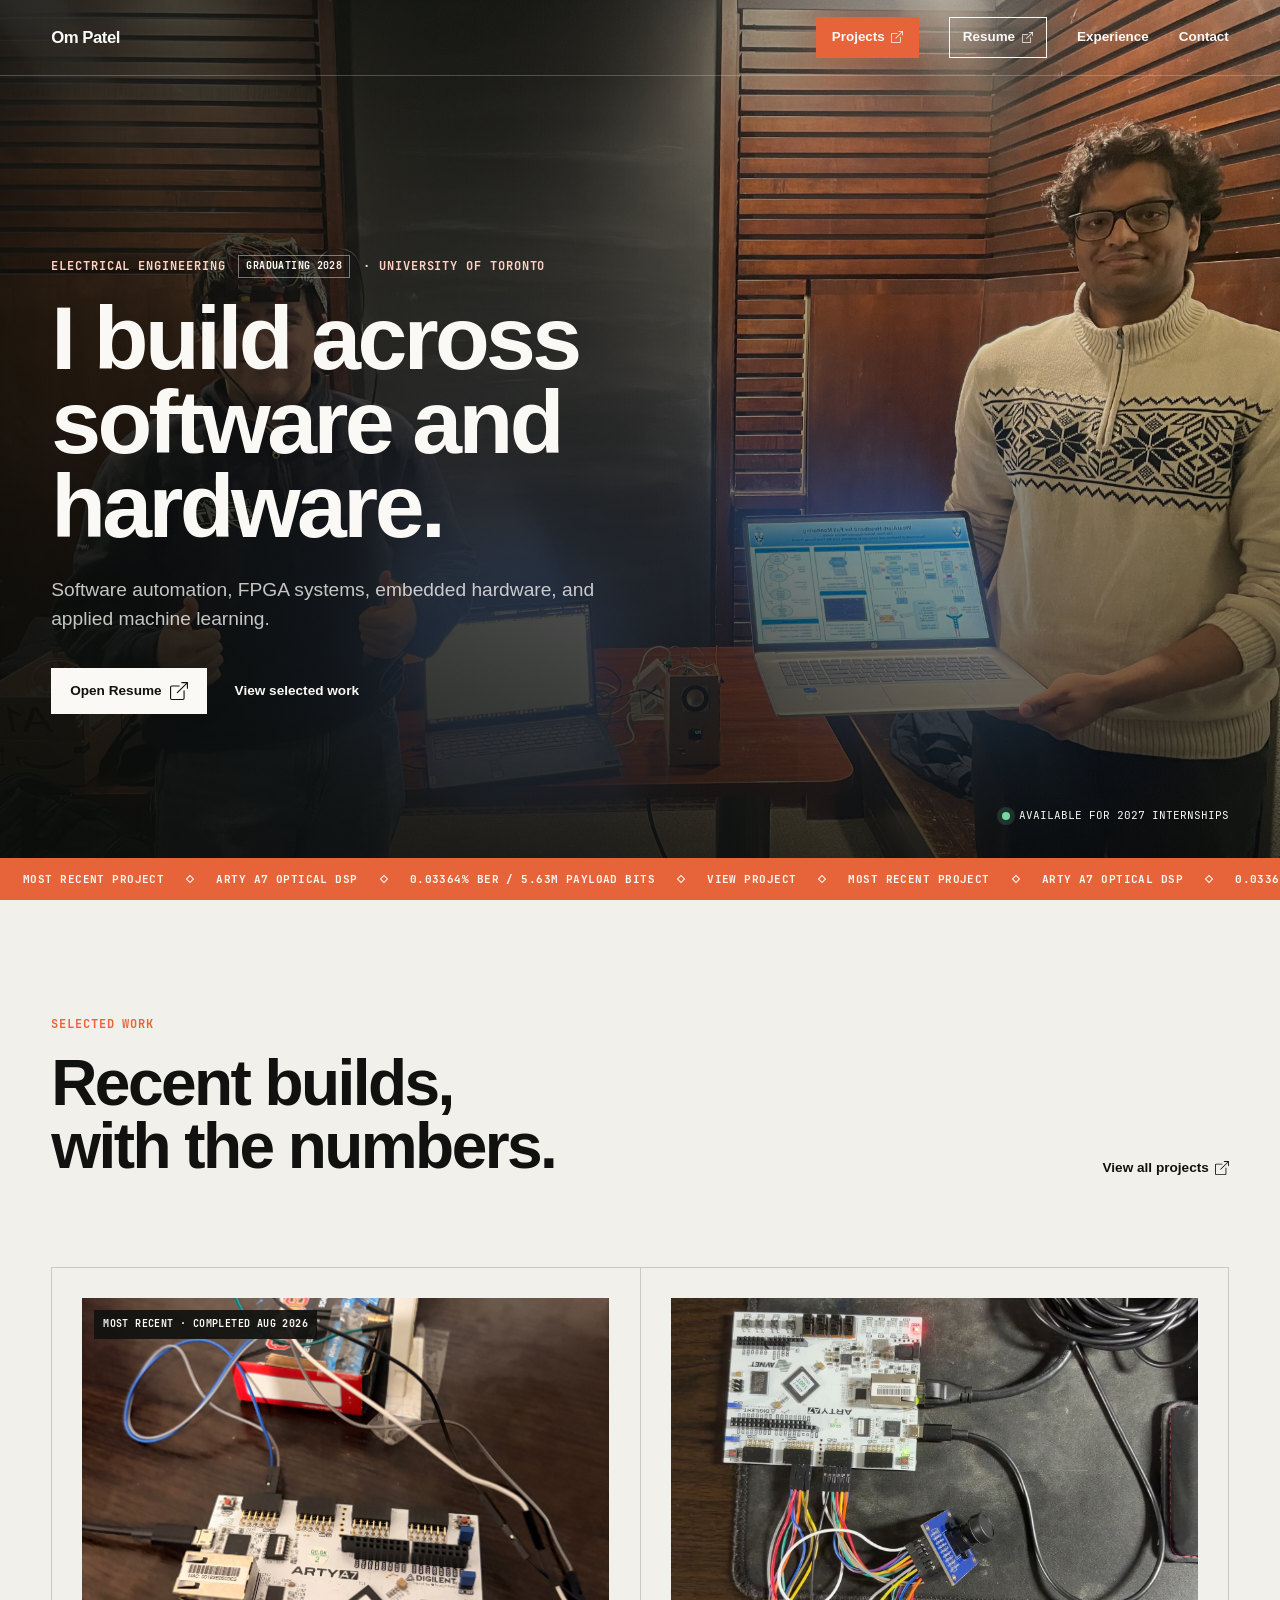
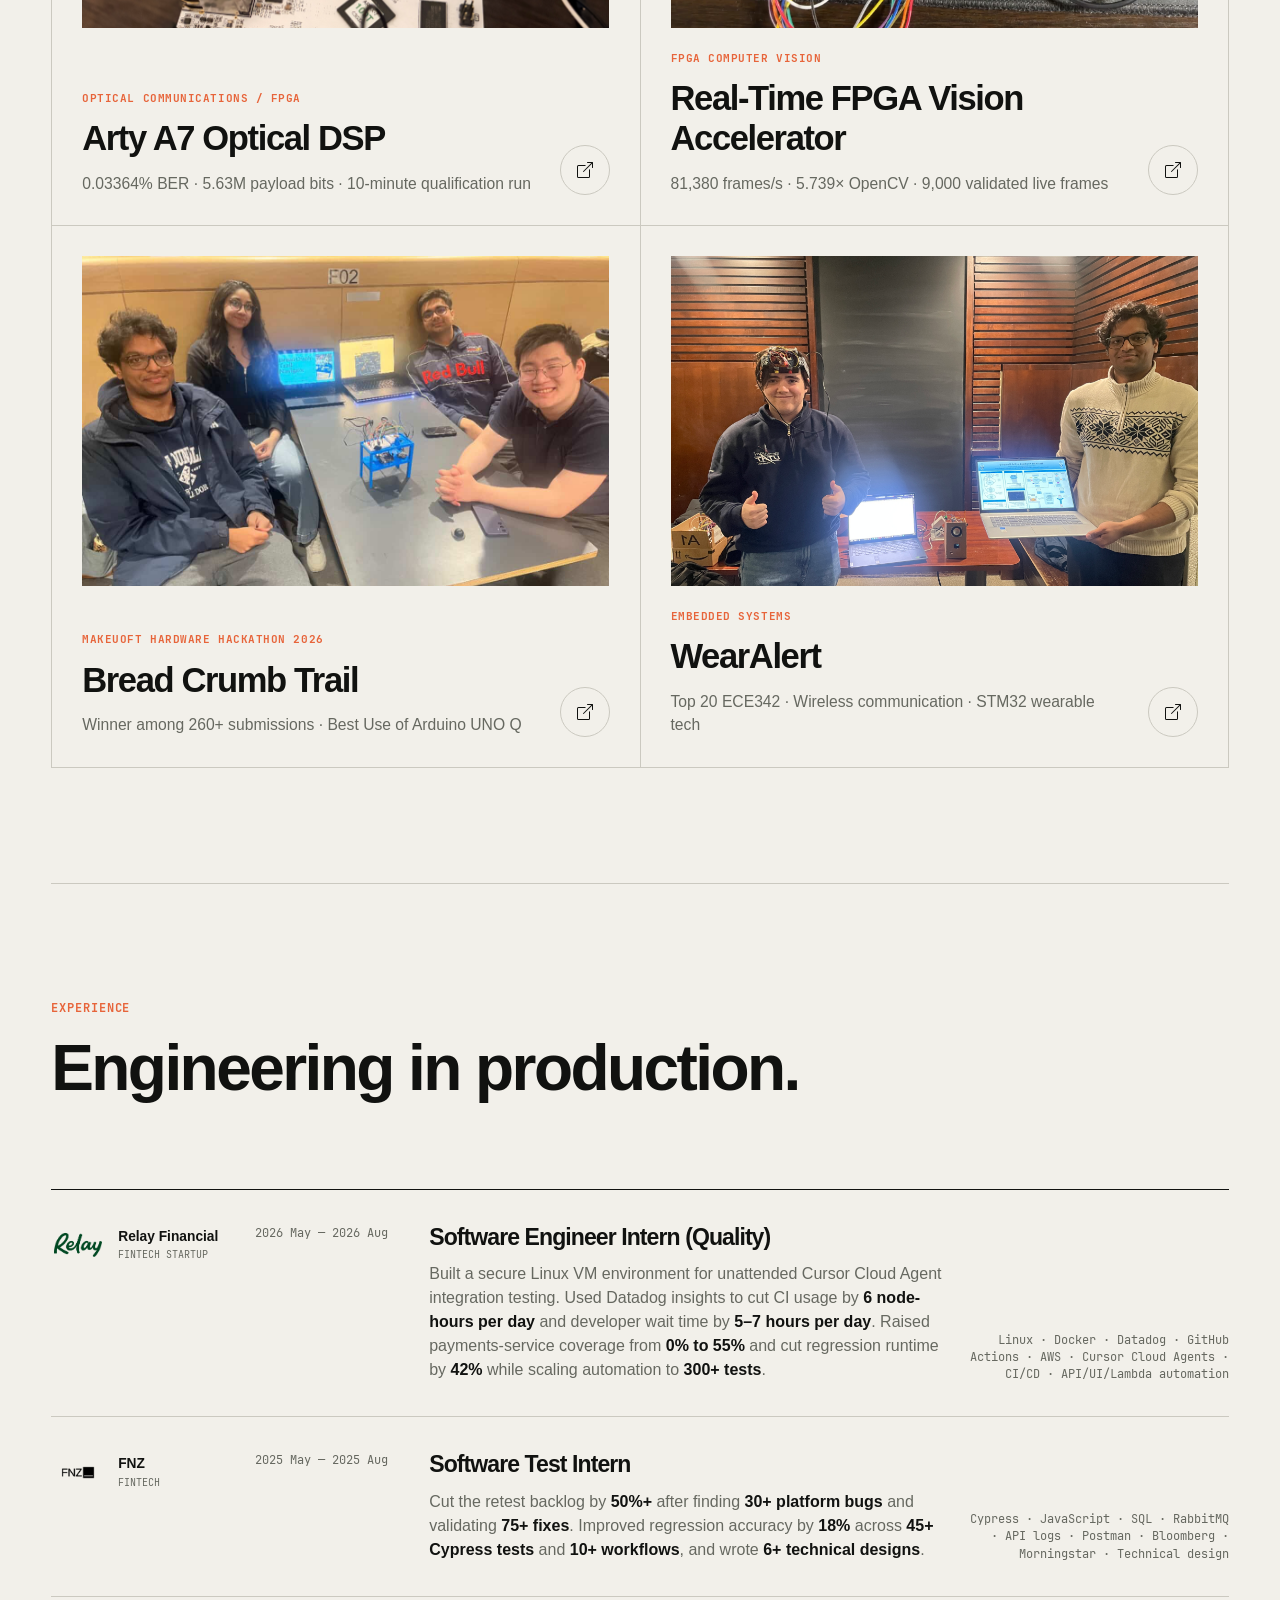
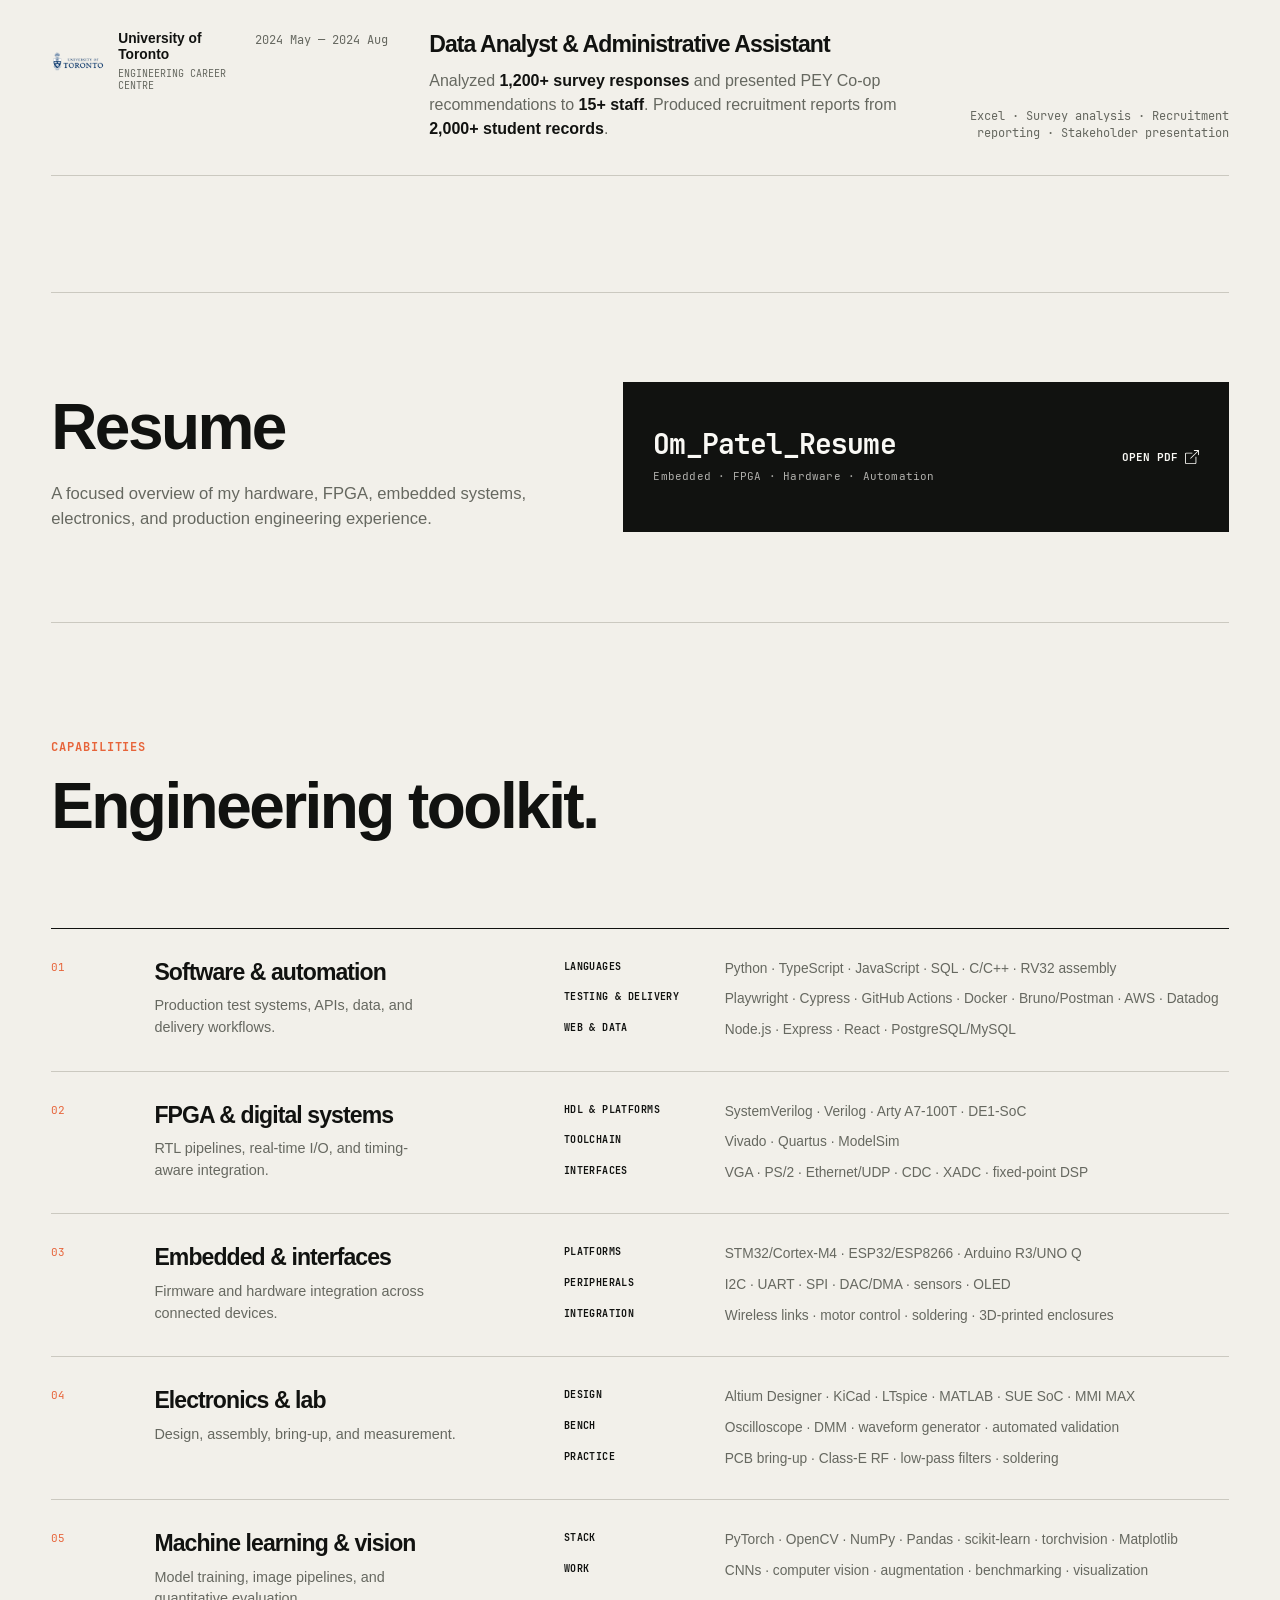
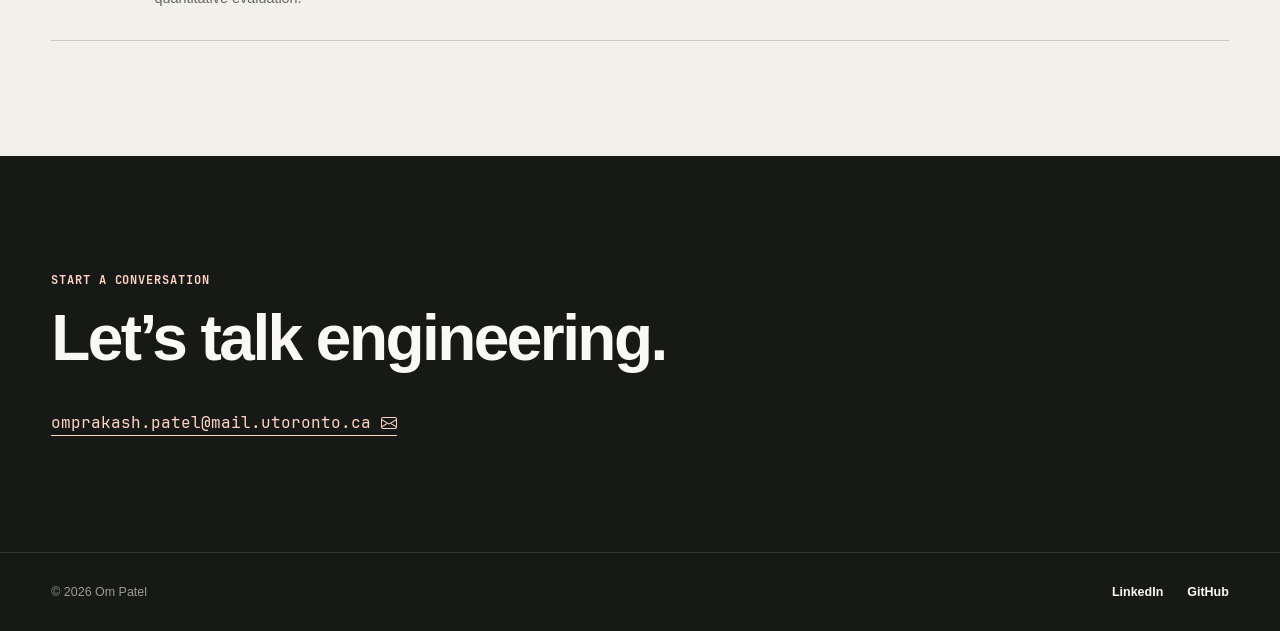
<file: index.html>
<!DOCTYPE html>
<html lang="en">
<head>
  <meta charset="UTF-8" />
  <meta name="viewport" content="width=device-width, initial-scale=1.0" />
  <meta name="description" content="Om Patel is an electrical engineering student building software automation, FPGA systems, embedded hardware, electronics, and applied machine learning projects." />
  <meta property="og:title" content="Om Patel | Electrical Engineer" />
  <meta property="og:description" content="Software automation, FPGA systems, embedded hardware, electronics, and applied machine learning." />
  <meta property="og:type" content="website" />
  <meta property="og:url" content="https://ompatel.ca/" />
  <meta property="og:site_name" content="Om Patel" />
  <meta property="og:image" content="https://ompatel.ca/statics/optical-dsp/normal-light-pic.JPG" />
  <meta property="og:image:secure_url" content="https://ompatel.ca/statics/optical-dsp/normal-light-pic.JPG" />
  <meta property="og:image:type" content="image/jpeg" />
  <meta property="og:image:width" content="5712" />
  <meta property="og:image:height" content="4284" />
  <meta property="og:image:alt" content="Arty A7 optical DSP prototype with laser and photodiode receiver" />
  <meta name="twitter:card" content="summary_large_image" />
  <meta name="twitter:title" content="Om Patel | Electrical Engineer" />
  <meta name="twitter:description" content="Software automation, FPGA systems, embedded hardware, electronics, and applied machine learning." />
  <meta name="twitter:image" content="https://ompatel.ca/statics/optical-dsp/normal-light-pic.JPG" />
  <meta name="twitter:image:alt" content="Arty A7 optical DSP prototype with laser and photodiode receiver" />
  <link rel="canonical" href="https://ompatel.ca/" />
  <title>Om Patel | Electrical Engineer</title>
  <script>
    if (window.location.pathname.endsWith("/index.html")) {
      window.history.replaceState(null, "", window.location.pathname.replace(/index\.html$/, "") + window.location.search + window.location.hash);
    }
  </script>
  <link rel="preload" as="font" href="fonts/JetBrainsMono-Regular.woff2" type="font/woff2" crossorigin>
  <link rel="stylesheet" href="style.css?v=20260823-1" />
</head>
<body data-page="home">
  <header class="site-header">
    <a class="brand" href="/" aria-label="Om Patel home">Om Patel</a>
    <button class="nav-toggle" type="button" aria-label="Toggle navigation" aria-expanded="false">
      <span class="svg-icon icon-distribute-vertical" aria-hidden="true"></span>
    </button>
    <nav class="site-nav" aria-label="Primary navigation">
      <a class="nav-projects" href="/projects/">Projects <span class="svg-icon icon-external" aria-hidden="true"></span></a>
      <a class="nav-resume" href="statics/resume/Om_Patel_Resume.pdf" target="_blank" rel="noopener">Resume <span class="svg-icon icon-external" aria-hidden="true"></span></a>
      <a href="#experience-list">Experience</a>
      <a class="nav-contact" href="mailto:omprakash.patel@mail.utoronto.ca">Contact</a>
    </nav>
  </header>

  <main>
    <section class="hero" id="home">
      <div class="hero-media" aria-hidden="true"></div>
      <div class="hero-shade" aria-hidden="true"></div>
      <div class="hero-content">
        <p class="eyebrow light">Electrical engineering <span class="hero-grad">Graduating 2028</span> &middot; University of Toronto</p>
        <h1>I build across software and hardware.</h1>
        <p class="hero-text">Software automation, FPGA systems, embedded hardware, and applied machine learning.</p>
        <div class="hero-actions">
          <a class="btn primary" href="statics/resume/Om_Patel_Resume.pdf" target="_blank" rel="noopener">Open Resume <span class="svg-icon icon-external" aria-hidden="true"></span></a>
          <a class="text-link light-link" href="#work">View selected work</a>
        </div>
      </div>
      <div class="hero-status">
        <span class="status-dot" aria-hidden="true"></span>
        <span>Available for 2027 internships</span>
      </div>
    </section>

    <button class="current-ticker" type="button" data-project-trigger="optical-dsp" aria-label="View the most recent project: Arty A7 Optical DSP.">
      <span class="ticker-track" aria-hidden="true">
        <span class="ticker-group">
          <span class="ticker-message"><span>Most recent project</span><span class="ticker-separator"></span><span>Arty A7 Optical DSP</span><span class="ticker-separator"></span><span>0.03364% BER / 5.63M payload bits</span><span class="ticker-separator"></span><span>View project</span><span class="ticker-separator"></span></span>
          <span class="ticker-message"><span>Most recent project</span><span class="ticker-separator"></span><span>Arty A7 Optical DSP</span><span class="ticker-separator"></span><span>0.03364% BER / 5.63M payload bits</span><span class="ticker-separator"></span><span>View project</span><span class="ticker-separator"></span></span>
        </span>
        <span class="ticker-group">
          <span class="ticker-message"><span>Most recent project</span><span class="ticker-separator"></span><span>Arty A7 Optical DSP</span><span class="ticker-separator"></span><span>0.03364% BER / 5.63M payload bits</span><span class="ticker-separator"></span><span>View project</span><span class="ticker-separator"></span></span>
          <span class="ticker-message"><span>Most recent project</span><span class="ticker-separator"></span><span>Arty A7 Optical DSP</span><span class="ticker-separator"></span><span>0.03364% BER / 5.63M payload bits</span><span class="ticker-separator"></span><span>View project</span><span class="ticker-separator"></span></span>
        </span>
      </span>
    </button>

    <section id="work" class="section-shell">
      <div class="section-intro">
        <p class="eyebrow">Selected work</p>
        <h2>Recent builds, with the numbers.</h2>
        <a class="text-link" href="/projects/">View all projects <span class="svg-icon icon-external" aria-hidden="true"></span></a>
      </div>
      <div class="featured-list" id="featured-projects" aria-live="polite"></div>
    </section>

    <section id="experience" class="section-shell section-rule">
      <div class="section-intro">
        <p class="eyebrow">Experience</p>
        <h2>Engineering in production.</h2>
      </div>
      <div class="experience-list" id="experience-list">
        <article class="experience-item">
          <div class="experience-company">
            <img src="statics/company_logos/Relay_logo.png" alt="Relay Financial">
            <div>
              <p>Relay Financial</p>
              <span>Fintech startup</span>
            </div>
          </div>
          <div class="experience-meta">
            <p>2026 May — 2026 Aug</p>
          </div>
          <div class="experience-copy">
            <h3>Software Engineer Intern (Quality)</h3>
            <p>Built a secure Linux VM environment for unattended Cursor Cloud Agent integration testing. Used Datadog insights to cut CI usage by <strong>6 node-hours per day</strong> and developer wait time by <strong>5–7 hours per day</strong>. Raised payments-service coverage from <strong>0% to 55%</strong> and cut regression runtime by <strong>42%</strong> while scaling automation to <strong>300+ tests</strong>.</p>
          </div>
          <p class="experience-tech">Linux · Docker · Datadog · GitHub Actions · AWS · Cursor Cloud Agents · CI/CD · API/UI/Lambda automation</p>
        </article>
        <article class="experience-item">
          <div class="experience-company">
            <img src="statics/company_logos/FNZ_logo.png" alt="FNZ">
            <div>
              <p>FNZ</p>
              <span>Fintech</span>
            </div>
          </div>
          <div class="experience-meta">
            <p>2025 May — 2025 Aug</p>
          </div>
          <div class="experience-copy">
            <h3>Software Test Intern</h3>
            <p>Cut the retest backlog by <strong>50%+</strong> after finding <strong>30+ platform bugs</strong> and validating <strong>75+ fixes</strong>. Improved regression accuracy by <strong>18%</strong> across <strong>45+ Cypress tests</strong> and <strong>10+ workflows</strong>, and wrote <strong>6+ technical designs</strong>.</p>
          </div>
          <p class="experience-tech">Cypress · JavaScript · SQL · RabbitMQ · API logs · Postman · Bloomberg · Morningstar · Technical design</p>
        </article>
        <article class="experience-item">
          <div class="experience-company">
            <img src="statics/company_logos/UofT_logo.png" alt="University of Toronto">
            <div>
              <p>University of Toronto</p>
              <span>Engineering Career Centre</span>
            </div>
          </div>
          <div class="experience-meta">
            <p>2024 May — 2024 Aug</p>
          </div>
          <div class="experience-copy">
            <h3>Data Analyst & Administrative Assistant</h3>
            <p>Analyzed <strong>1,200+ survey responses</strong> and presented PEY Co-op recommendations to <strong>15+ staff</strong>. Produced recruitment reports from <strong>2,000+ student records</strong>.</p>
          </div>
          <p class="experience-tech">Excel · Survey analysis · Recruitment reporting · Stakeholder presentation</p>
        </article>
      </div>
    </section>

    <section id="resume" class="resume-section section-shell section-rule">
      <div class="resume-heading">
        <h2>Resume</h2>
        <p>A focused overview of my hardware, FPGA, embedded systems, electronics, and production engineering experience.</p>
      </div>
      <a class="resume-feature" href="statics/resume/Om_Patel_Resume.pdf" target="_blank" rel="noopener">
        <span class="resume-feature-copy">
          <strong>Om_Patel_Resume</strong>
          <span>Embedded · FPGA · Hardware · Automation</span>
        </span>
        <span class="resume-action">Open PDF <span class="svg-icon icon-external" aria-hidden="true"></span></span>
      </a>
    </section>

    <section id="capabilities" class="section-shell section-rule">
      <div class="section-intro">
        <p class="eyebrow">Capabilities</p>
        <h2>Engineering toolkit.</h2>
      </div>
      <div class="capability-matrix">
        <article class="capability-row">
          <span class="capability-number">01</span>
          <div class="capability-title">
            <h3>Software & automation</h3>
            <p>Production test systems, APIs, data, and delivery workflows.</p>
          </div>
          <div class="capability-groups">
            <p><strong>Languages</strong><span>Python &middot; TypeScript &middot; JavaScript &middot; SQL &middot; C/C++ &middot; RV32 assembly</span></p>
            <p><strong>Testing & delivery</strong><span>Playwright &middot; Cypress &middot; GitHub Actions &middot; Docker &middot; Bruno/Postman &middot; AWS &middot; Datadog</span></p>
            <p><strong>Web & data</strong><span>Node.js &middot; Express &middot; React &middot; PostgreSQL/MySQL</span></p>
          </div>
        </article>
        <article class="capability-row">
          <span class="capability-number">02</span>
          <div class="capability-title">
            <h3>FPGA & digital systems</h3>
            <p>RTL pipelines, real-time I/O, and timing-aware integration.</p>
          </div>
          <div class="capability-groups">
            <p><strong>HDL & platforms</strong><span>SystemVerilog &middot; Verilog &middot; Arty A7-100T &middot; DE1-SoC</span></p>
            <p><strong>Toolchain</strong><span>Vivado &middot; Quartus &middot; ModelSim</span></p>
            <p><strong>Interfaces</strong><span>VGA &middot; PS/2 &middot; Ethernet/UDP &middot; CDC &middot; XADC &middot; fixed-point DSP</span></p>
          </div>
        </article>
        <article class="capability-row">
          <span class="capability-number">03</span>
          <div class="capability-title">
            <h3>Embedded & interfaces</h3>
            <p>Firmware and hardware integration across connected devices.</p>
          </div>
          <div class="capability-groups">
            <p><strong>Platforms</strong><span>STM32/Cortex-M4 &middot; ESP32/ESP8266 &middot; Arduino R3/UNO Q</span></p>
            <p><strong>Peripherals</strong><span>I2C &middot; UART &middot; SPI &middot; DAC/DMA &middot; sensors &middot; OLED</span></p>
            <p><strong>Integration</strong><span>Wireless links &middot; motor control &middot; soldering &middot; 3D-printed enclosures</span></p>
          </div>
        </article>
        <article class="capability-row">
          <span class="capability-number">04</span>
          <div class="capability-title">
            <h3>Electronics & lab</h3>
            <p>Design, assembly, bring-up, and measurement.</p>
          </div>
          <div class="capability-groups">
            <p><strong>Design</strong><span>Altium Designer &middot; KiCad &middot; LTspice &middot; MATLAB &middot; SUE SoC &middot; MMI MAX</span></p>
            <p><strong>Bench</strong><span>Oscilloscope &middot; DMM &middot; waveform generator &middot; automated validation</span></p>
            <p><strong>Practice</strong><span>PCB bring-up &middot; Class-E RF &middot; low-pass filters &middot; soldering</span></p>
          </div>
        </article>
        <article class="capability-row">
          <span class="capability-number">05</span>
          <div class="capability-title">
            <h3>Machine learning & vision</h3>
            <p>Model training, image pipelines, and quantitative evaluation.</p>
          </div>
          <div class="capability-groups">
            <p><strong>Stack</strong><span>PyTorch &middot; OpenCV &middot; NumPy &middot; Pandas &middot; scikit-learn &middot; torchvision &middot; Matplotlib</span></p>
            <p><strong>Work</strong><span>CNNs &middot; computer vision &middot; augmentation &middot; benchmarking &middot; visualization</span></p>
          </div>
        </article>
      </div>
    </section>

    <section class="contact-section">
      <p class="eyebrow light">Start a conversation</p>
      <h2>Let’s talk engineering.</h2>
      <a href="mailto:omprakash.patel@mail.utoronto.ca">omprakash.patel@mail.utoronto.ca <span class="svg-icon icon-envelope" aria-hidden="true"></span></a>
    </section>
  </main>

  <footer class="site-footer">
    <p>© 2026 Om Patel</p>
    <div class="footer-socials">
      <a href="https://www.linkedin.com/in/om-patel-op" target="_blank" rel="noopener">LinkedIn</a>
      <a href="https://github.com/OP-Patel" target="_blank" rel="noopener">GitHub</a>
    </div>
  </footer>

  <a class="resume-dock" href="statics/resume/Om_Patel_Resume.pdf" target="_blank" rel="noopener" aria-label="Open Om Patel's Resume PDF">
    <span>Resume</span>
    <span class="svg-icon icon-external" aria-hidden="true"></span>
  </a>

  <div class="modal" id="project-modal" aria-hidden="true" role="dialog" aria-modal="true" aria-labelledby="modal-title" aria-describedby="modal-summary">
    <div class="modal-card">
      <header class="modal-header">
        <div>
          <p class="eyebrow" id="modal-type"></p>
          <h2 id="modal-title"></h2>
          <p id="modal-summary"></p>
        </div>
        <button class="icon-btn" id="modal-close" type="button" aria-label="Close project details"><svg class="control-icon" aria-hidden="true" viewBox="0 0 24 24" fill="none"><path d="M6 6l12 12M18 6 6 18" /></svg></button>
      </header>
      <div class="modal-body">
        <section class="gallery" aria-label="Project gallery">
          <button class="gallery-btn prev" id="slide-prev" type="button" aria-label="Previous image"><svg class="control-icon" aria-hidden="true" viewBox="0 0 24 24" fill="none"><path d="m15 18-6-6 6-6" /></svg></button>
          <div class="gallery-stage" id="modal-gallery"></div>
          <button class="gallery-btn next" id="slide-next" type="button" aria-label="Next image"><svg class="control-icon" aria-hidden="true" viewBox="0 0 24 24" fill="none"><path d="m9 6 6 6-6 6" /></svg></button>
        </section>
        <aside class="modal-details">
          <div class="stat-row" id="modal-stats"></div>
          <h3>What I built</h3>
          <ul id="modal-details"></ul>
          <h3>Tools</h3>
          <div class="tag-row" id="modal-tags"></div>
          <div class="modal-links" id="modal-links"></div>
        </aside>
      </div>
    </div>
  </div>

  <script src="script.js?v=20260823-1"></script>
</body>
</html>
</file>
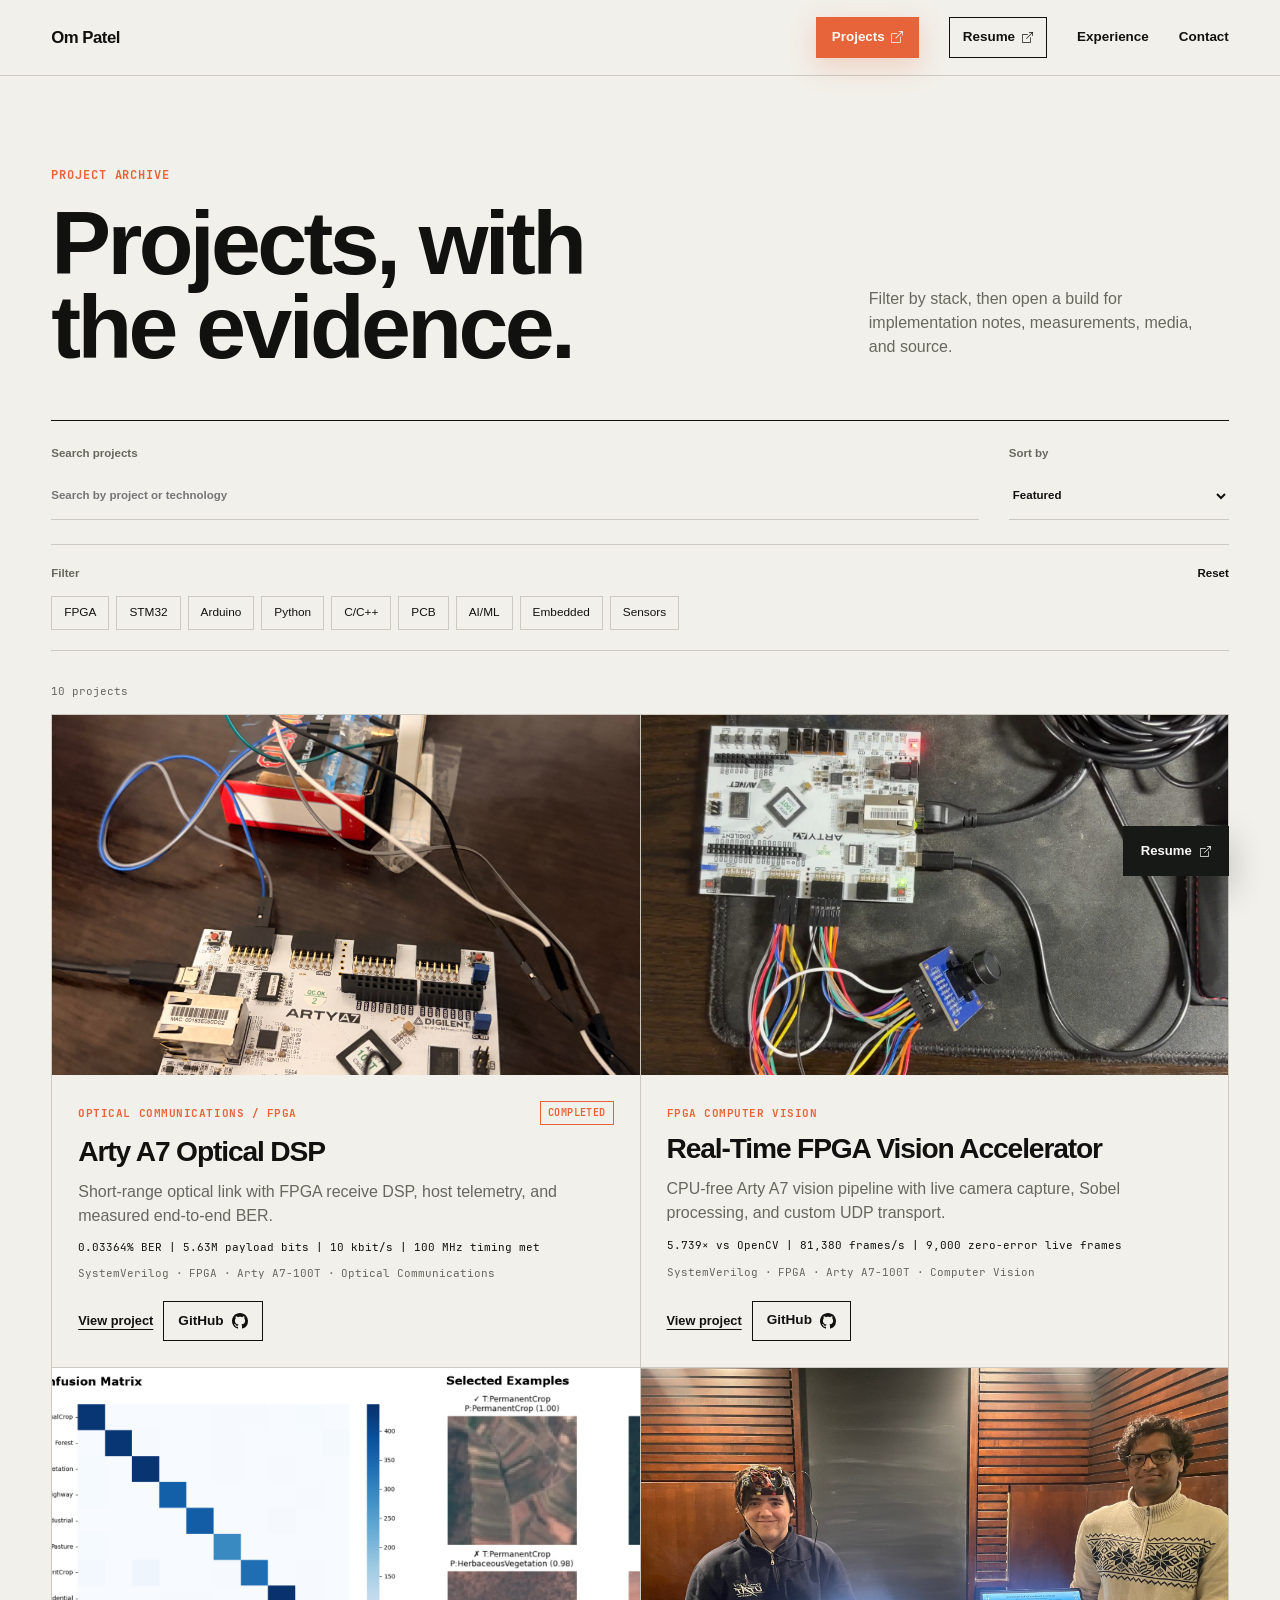
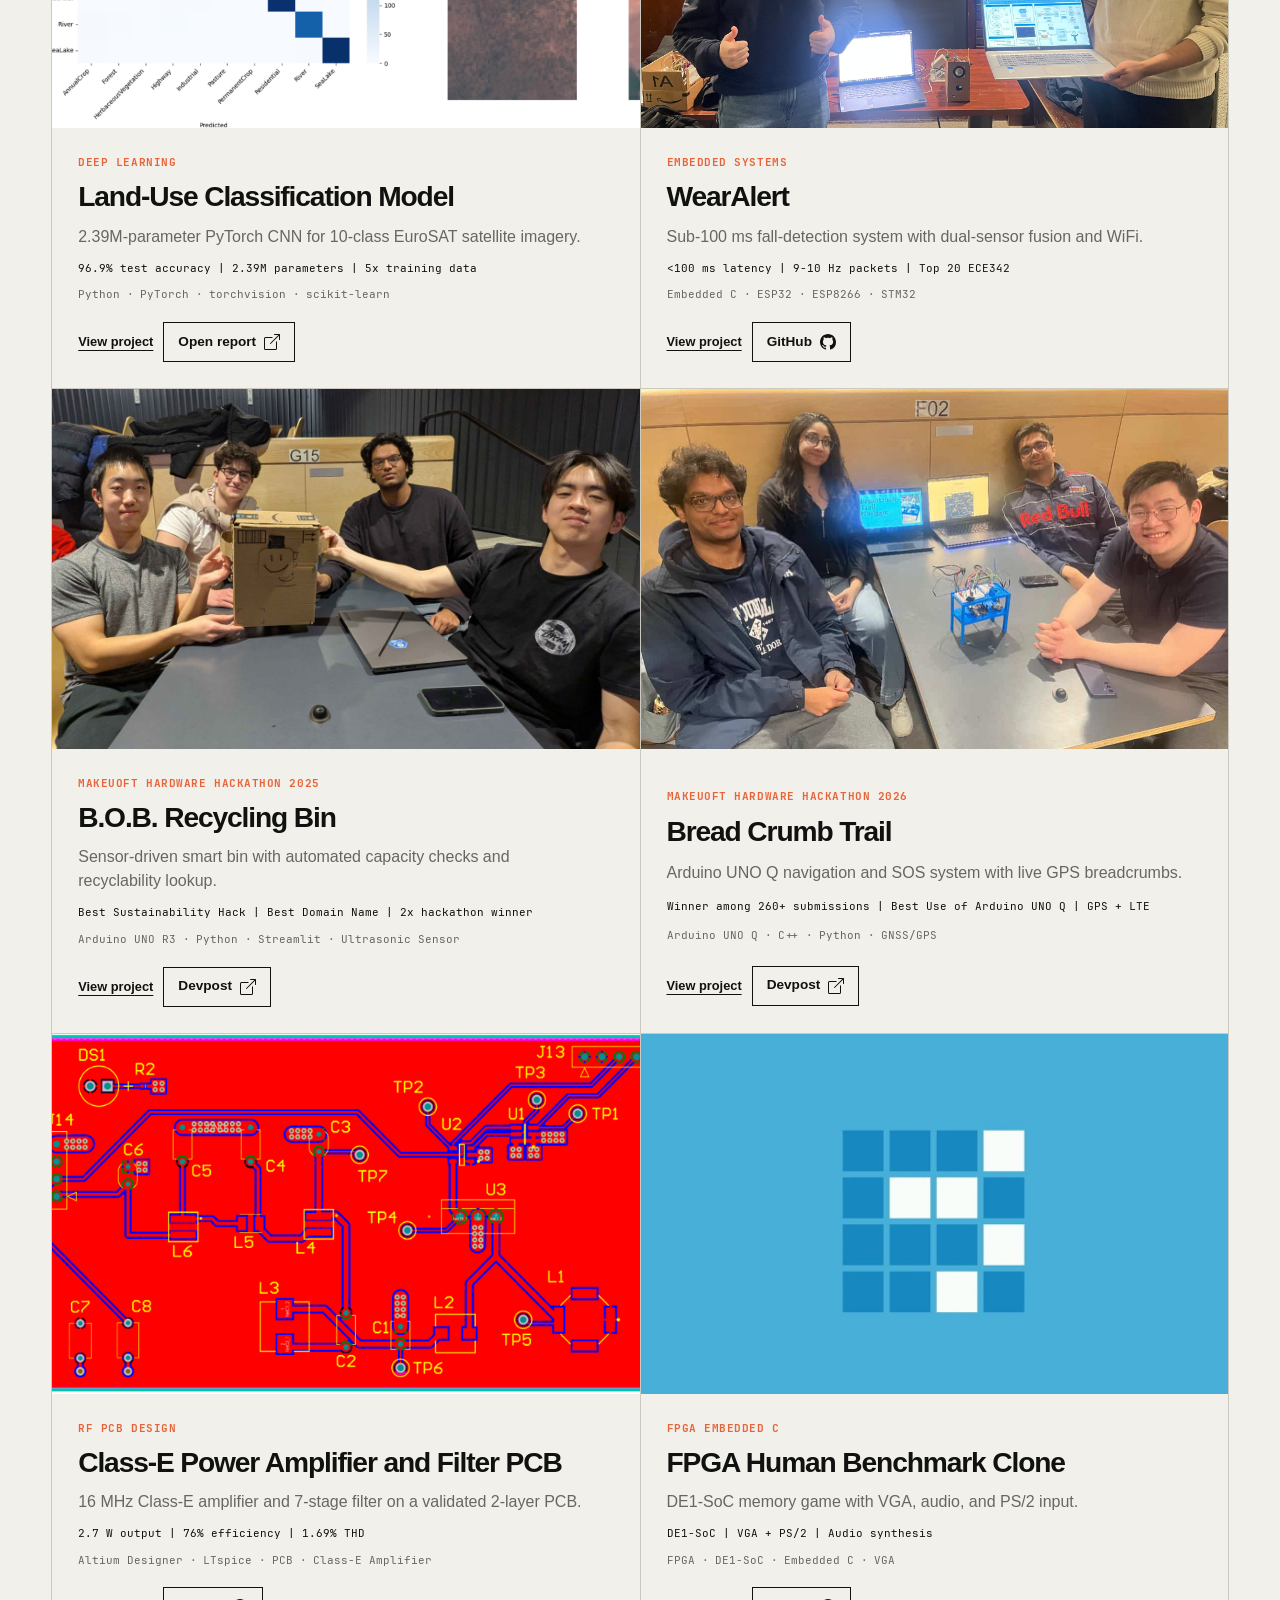
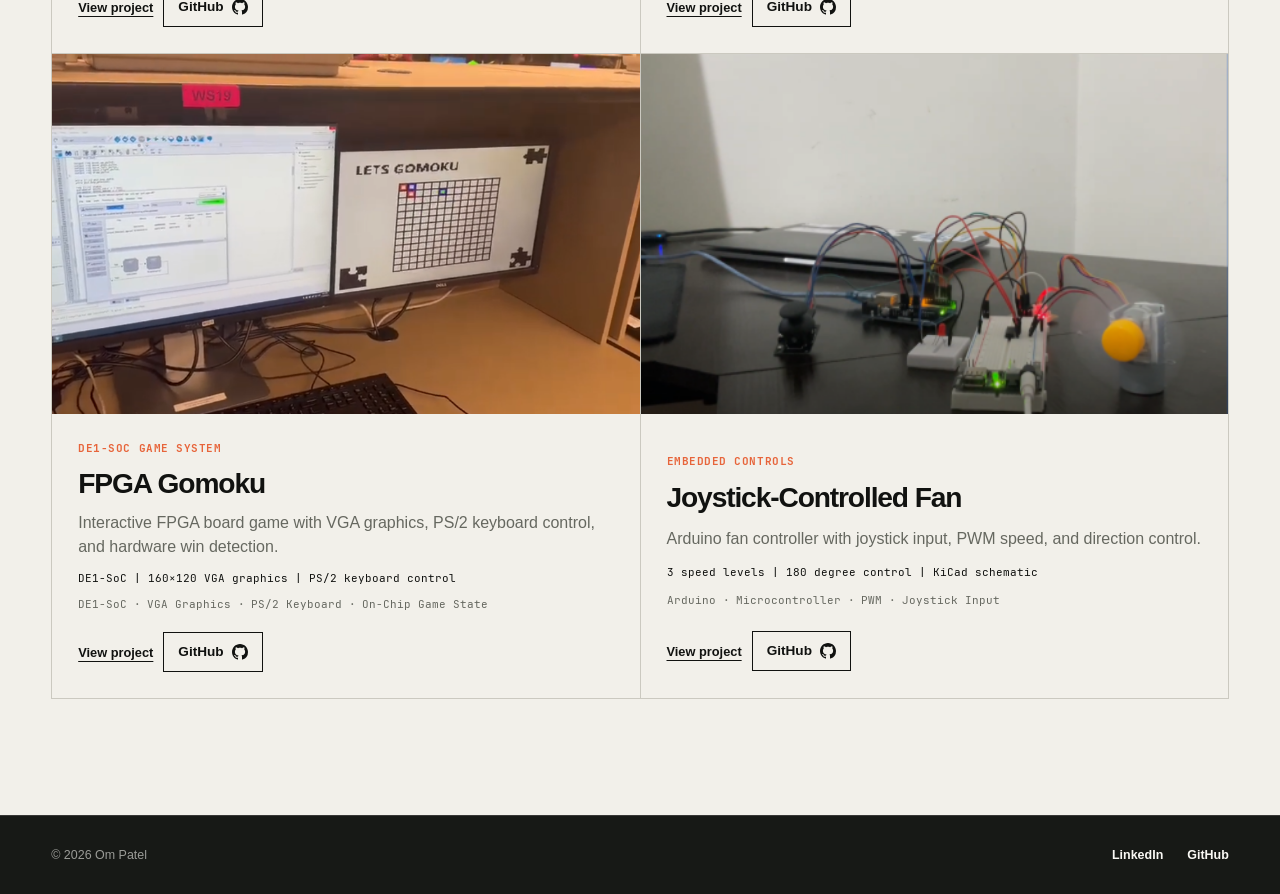
<file: projects/index.html>
<!DOCTYPE html>
<html lang="en">
<head>
  <meta charset="UTF-8" />
  <meta name="viewport" content="width=device-width, initial-scale=1.0" />
  <base href="/" />
  <meta name="description" content="Measured engineering projects by Om Patel across FPGA, embedded systems, software, PCB design, and machine learning." />
  <meta property="og:title" content="Projects | Om Patel" />
  <meta property="og:description" content="Software, embedded systems, FPGA, PCB, and machine learning projects." />
  <meta property="og:type" content="website" />
  <meta property="og:url" content="https://ompatel.ca/projects/" />
  <meta property="og:site_name" content="Om Patel" />
  <meta property="og:image" content="https://ompatel.ca/statics/optical-dsp/normal-light-pic.JPG" />
  <meta property="og:image:secure_url" content="https://ompatel.ca/statics/optical-dsp/normal-light-pic.JPG" />
  <meta property="og:image:type" content="image/jpeg" />
  <meta property="og:image:width" content="5712" />
  <meta property="og:image:height" content="4284" />
  <meta property="og:image:alt" content="Arty A7 optical DSP prototype with laser and photodiode receiver" />
  <meta name="twitter:card" content="summary_large_image" />
  <meta name="twitter:title" content="Projects | Om Patel" />
  <meta name="twitter:description" content="Software, embedded systems, FPGA, PCB, and machine learning projects." />
  <meta name="twitter:image" content="https://ompatel.ca/statics/optical-dsp/normal-light-pic.JPG" />
  <meta name="twitter:image:alt" content="Arty A7 optical DSP prototype with laser and photodiode receiver" />
  <link rel="canonical" href="https://ompatel.ca/projects/" />
  <title>Projects | Om Patel</title>
  <script>
    if (window.location.pathname.endsWith("/index.html")) {
      window.history.replaceState(null, "", window.location.pathname.replace(/index\.html$/, "") + window.location.search + window.location.hash);
    }
  </script>
  <link rel="preload" as="font" href="fonts/JetBrainsMono-Regular.woff2" type="font/woff2" crossorigin>
  <link rel="stylesheet" href="style.css?v=20260823-1" />
</head>
<body data-page="projects">
  <header class="site-header solid-header">
    <a class="brand" href="/" aria-label="Om Patel home">Om Patel</a>
    <button class="nav-toggle" type="button" aria-label="Toggle navigation" aria-expanded="false">
      <span class="svg-icon icon-distribute-vertical" aria-hidden="true"></span>
    </button>
    <nav class="site-nav" aria-label="Primary navigation">
      <a class="nav-projects" href="/projects/" aria-current="page">Projects <span class="svg-icon icon-external" aria-hidden="true"></span></a>
      <a class="nav-resume" href="statics/resume/Om_Patel_Resume.pdf" target="_blank" rel="noopener">Resume <span class="svg-icon icon-external" aria-hidden="true"></span></a>
      <a href="/#experience-list">Experience</a>
      <a class="nav-contact" href="mailto:omprakash.patel@mail.utoronto.ca">Contact</a>
    </nav>
  </header>

  <main>
    <section class="projects-hero section-shell">
      <div>
        <p class="eyebrow">Project archive</p>
        <h1>Projects, with the evidence.</h1>
      </div>
      <p>Filter by stack, then open a build for implementation notes, measurements, media, and source.</p>
    </section>

    <section class="project-browser section-shell">
      <div class="browser-controls">
        <label class="search-box">
          <span>Search projects</span>
          <input id="project-search" type="search" placeholder="Search by project or technology" autocomplete="off" />
        </label>
        <label class="sort-box">
          <span>Sort by</span>
          <select id="project-sort">
            <option value="impact">Featured</option>
            <option value="recent">Newest</option>
            <option value="name">Name</option>
          </select>
        </label>
      </div>
      <div class="filter-shell">
        <div class="filter-head">
          <span>Filter</span>
          <button class="text-button" id="clear-filters" type="button">Reset</button>
        </div>
        <div class="filter-chips" id="project-filters" aria-label="Project filters"></div>
      </div>
      <p class="result-count" id="result-count"></p>
      <div class="project-list" id="project-list" aria-live="polite"></div>
    </section>
  </main>

  <footer class="site-footer">
    <p>© 2026 Om Patel</p>
    <div class="footer-socials">
      <a href="https://www.linkedin.com/in/om-patel-op" target="_blank" rel="noopener">LinkedIn</a>
      <a href="https://github.com/OP-Patel" target="_blank" rel="noopener">GitHub</a>
    </div>
  </footer>

  <a class="resume-dock" href="statics/resume/Om_Patel_Resume.pdf" target="_blank" rel="noopener" aria-label="Open Om Patel's Resume PDF">
    <span>Resume</span>
    <span class="svg-icon icon-external" aria-hidden="true"></span>
  </a>

  <div class="modal" id="project-modal" aria-hidden="true" role="dialog" aria-modal="true" aria-labelledby="modal-title" aria-describedby="modal-summary">
    <div class="modal-card">
      <header class="modal-header">
        <div>
          <p class="eyebrow" id="modal-type"></p>
          <h2 id="modal-title"></h2>
          <p id="modal-summary"></p>
        </div>
        <button class="icon-btn" id="modal-close" type="button" aria-label="Close project details"><svg class="control-icon" aria-hidden="true" viewBox="0 0 24 24" fill="none"><path d="M6 6l12 12M18 6 6 18" /></svg></button>
      </header>
      <div class="modal-body">
        <section class="gallery" aria-label="Project gallery">
          <button class="gallery-btn prev" id="slide-prev" type="button" aria-label="Previous image"><svg class="control-icon" aria-hidden="true" viewBox="0 0 24 24" fill="none"><path d="m15 18-6-6 6-6" /></svg></button>
          <div class="gallery-stage" id="modal-gallery"></div>
          <button class="gallery-btn next" id="slide-next" type="button" aria-label="Next image"><svg class="control-icon" aria-hidden="true" viewBox="0 0 24 24" fill="none"><path d="m9 6 6 6-6 6" /></svg></button>
        </section>
        <aside class="modal-details">
          <div class="stat-row" id="modal-stats"></div>
          <h3>What I built</h3>
          <ul id="modal-details"></ul>
          <h3>Tools</h3>
          <div class="tag-row" id="modal-tags"></div>
          <div class="modal-links" id="modal-links"></div>
        </aside>
      </div>
    </div>
  </div>

  <script src="script.js?v=20260823-1"></script>
</body>
</html>
</file>
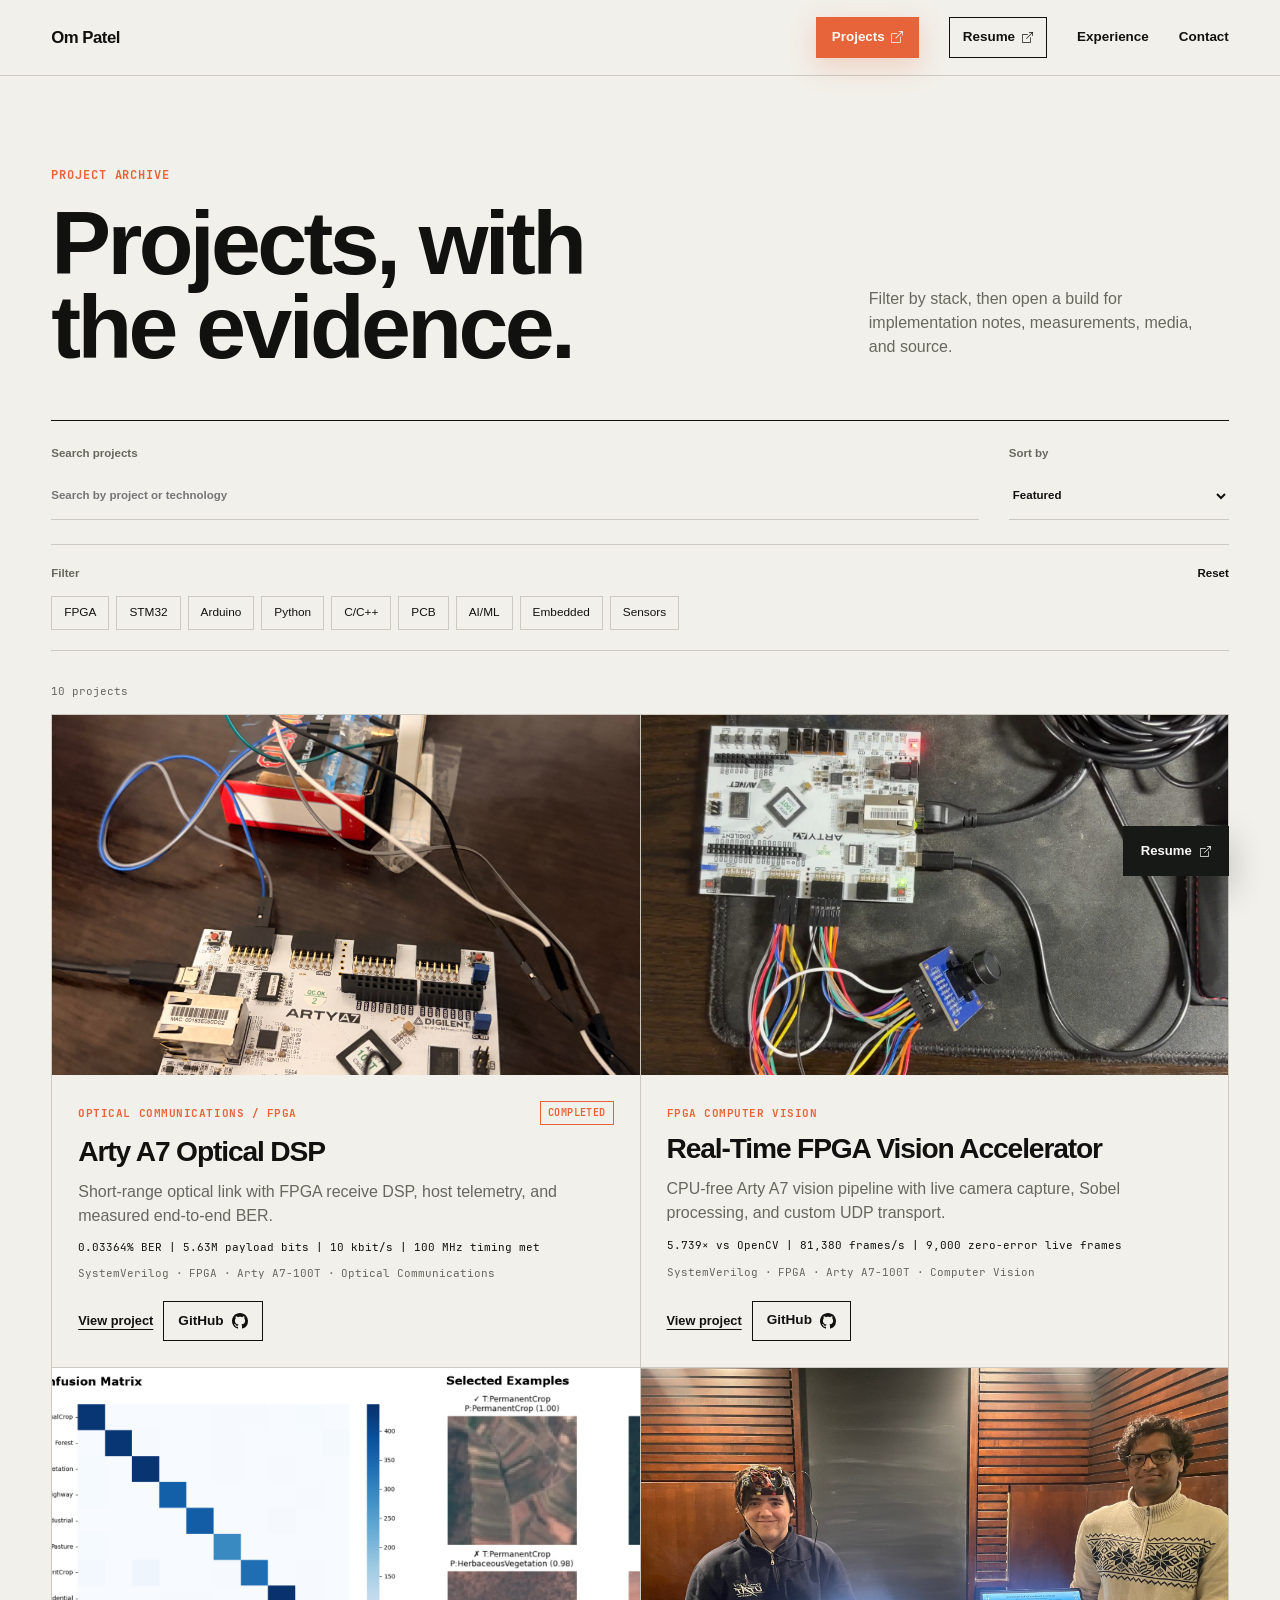
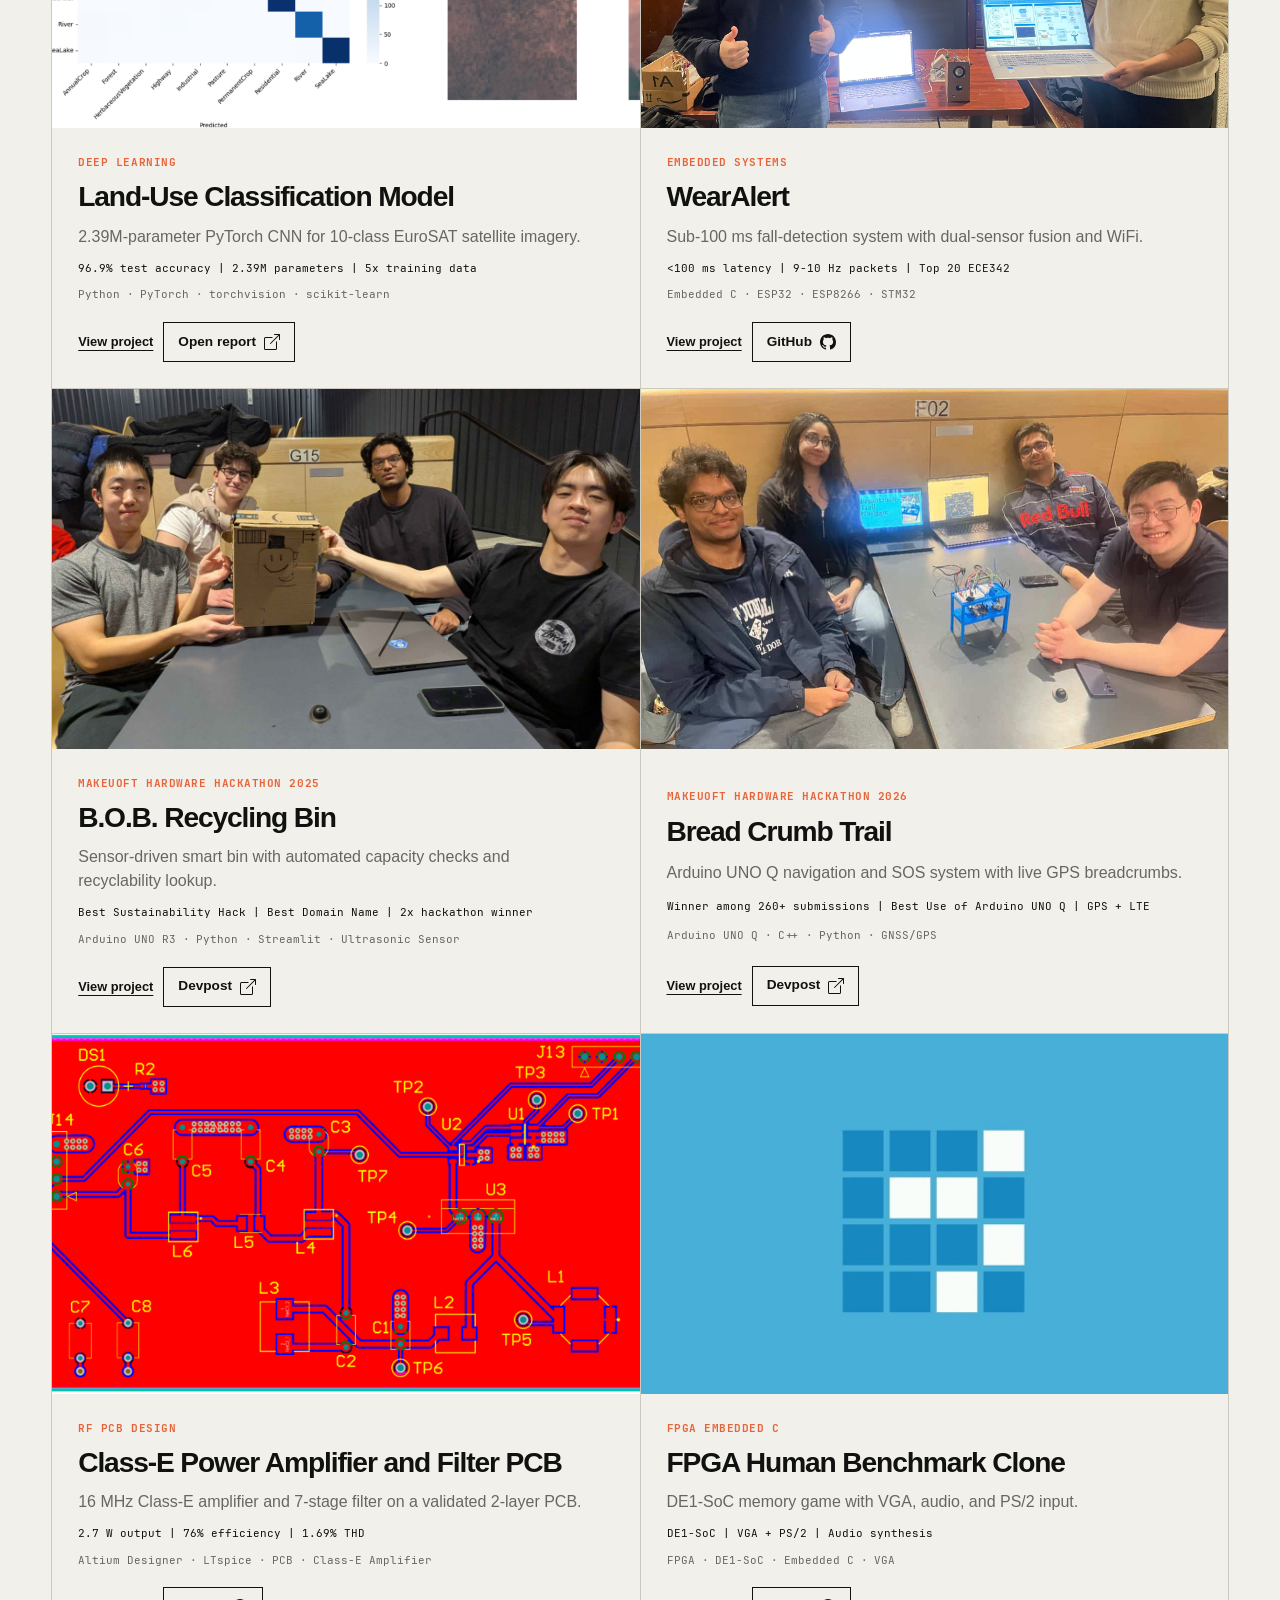
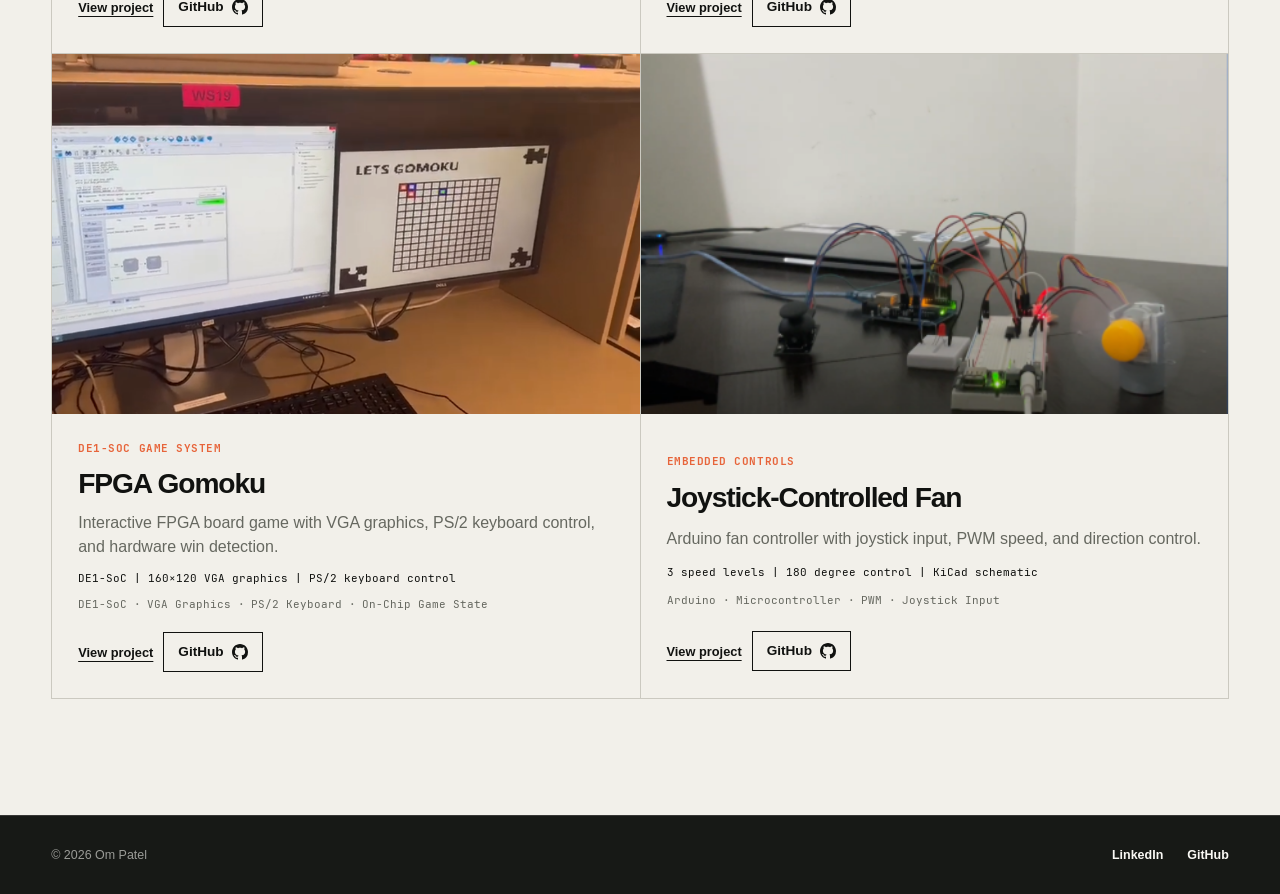
<file: projects.html>
<!DOCTYPE html>
<html lang="en">
<head>
  <meta charset="UTF-8" />
  <meta name="viewport" content="width=device-width, initial-scale=1.0" />
  <meta name="robots" content="noindex" />
  <meta http-equiv="refresh" content="0; url=/projects/" />
  <link rel="canonical" href="https://ompatel.ca/projects/" />
  <title>Projects | Om Patel</title>
  <script>
    window.location.replace("/projects/" + window.location.search + window.location.hash);
  </script>
</head>
<body>
  <p>This page has moved to <a href="/projects/">ompatel.ca/projects/</a>.</p>
</body>
</html>
</file>
<file: style.css>
@font-face {
  font-family: "JetBrains Mono";
  src: url("fonts/JetBrainsMono-Regular.woff2") format("woff2");
  font-weight: 400;
  font-style: normal;
  font-display: swap;
}

@font-face {
  font-family: "JetBrains Mono";
  src: url("fonts/JetBrainsMono-Bold.woff2") format("woff2");
  font-weight: 700;
  font-style: normal;
  font-display: swap;
}

:root {
  --paper: #f2f0ea;
  --white: #faf9f5;
  --ink: #111210;
  --muted: #666860;
  --line: #cbc9c0;
  --accent: #e7643a;
  --dark: #171916;
  --max: 1240px;
  --gutter: clamp(20px, 4vw, 64px);
  --section-space: clamp(72px, 9vw, 132px);
}

* { box-sizing: border-box; }
html { scroll-behavior: smooth; }
body {
  margin: 0;
  background: var(--paper);
  color: var(--ink);
  font-family: Arial, Helvetica, sans-serif;
  line-height: 1.5;
  text-rendering: optimizeLegibility;
  -webkit-font-smoothing: antialiased;
}
body.modal-open { overflow: hidden; }
img { display: block; max-width: 100%; }
a { color: inherit; }
button, input, select { font: inherit; }
:where(a, button, input, select):focus-visible {
  outline: 2px solid var(--accent);
  outline-offset: 3px;
}

.sr-only {
  position: absolute;
  width: 1px;
  height: 1px;
  padding: 0;
  margin: -1px;
  overflow: hidden;
  clip: rect(0, 0, 0, 0);
  white-space: nowrap;
  border: 0;
}

.svg-icon {
  display: inline-block;
  width: 18px;
  height: 18px;
  background: currentColor;
  -webkit-mask-position: center;
  -webkit-mask-repeat: no-repeat;
  -webkit-mask-size: contain;
  mask-position: center;
  mask-repeat: no-repeat;
  mask-size: contain;
}
.icon-github { -webkit-mask-image: url("statics/svg/github.svg"); mask-image: url("statics/svg/github.svg"); }
.icon-external { -webkit-mask-image: url("statics/svg/box-arrow-up-right.svg"); mask-image: url("statics/svg/box-arrow-up-right.svg"); }
.icon-envelope { -webkit-mask-image: url("statics/svg/envelope.svg"); mask-image: url("statics/svg/envelope.svg"); }
.icon-distribute-vertical { -webkit-mask-image: url("statics/svg/distribute-vertical.svg"); mask-image: url("statics/svg/distribute-vertical.svg"); }

.control-icon {
  display: block;
  width: 18px;
  height: 18px;
  fill: none;
  stroke: currentColor;
  stroke-width: 1.75;
  stroke-linecap: round;
  stroke-linejoin: round;
  pointer-events: none;
}

.site-header {
  position: absolute;
  inset: 0 0 auto;
  z-index: 50;
  height: 76px;
  display: flex;
  align-items: center;
  justify-content: space-between;
  padding: 0 var(--gutter);
  color: var(--white);
  border-bottom: 1px solid rgba(255,255,255,.22);
}
.solid-header {
  position: relative;
  color: var(--ink);
  border-bottom-color: var(--line);
}
.brand {
  font-size: 1.05rem;
  font-weight: 800;
  letter-spacing: -.03em;
  text-decoration: none;
  transition: color 180ms ease;
}
.brand:hover { color: var(--accent); }
.site-nav { display: flex; align-items: center; gap: 30px; }
.site-nav a {
  color: inherit;
  font-size: .84rem;
  font-weight: 700;
  text-decoration: none;
  transition: opacity 180ms ease;
}
.site-nav a:hover { opacity: .58; }
.site-nav .nav-projects {
  display: inline-flex;
  align-items: center;
  gap: 6px;
  padding: 10px 16px;
  background: var(--accent);
  color: var(--white);
  box-shadow: 0 8px 28px rgba(231, 100, 58, .24);
}
.site-nav .nav-projects:hover {
  opacity: 1;
  background: #cf4f28;
  transform: translateY(-1px);
}
.site-nav .nav-projects .svg-icon {
  flex: 0 0 auto;
  width: 12px;
  height: 12px;
  transform: translateY(-1px);
  transition: transform 180ms ease;
}
.site-nav .nav-projects:hover .svg-icon { transform: translate(1px, -1px); }
.site-nav .nav-contact {
  padding: 10px 0;
}
.site-nav .nav-resume {
  display: inline-flex;
  align-items: center;
  gap: 7px;
  padding: 9px 13px;
  border: 1px solid currentColor;
}
.site-nav .nav-resume .svg-icon {
  width: 11px;
  height: 11px;
  transition: transform 180ms ease;
}
.site-nav .nav-resume:hover {
  opacity: 1;
  border-color: var(--accent);
  background: var(--accent);
  color: var(--white);
}
.site-nav .nav-resume:hover .svg-icon {
  transform: translate(1px, -1px);
}
.nav-toggle {
  display: none;
  width: 42px;
  height: 42px;
  padding: 0;
  border: 0;
  background: transparent;
  color: inherit;
}

.hero {
  position: relative;
  min-height: calc(100svh - 42px);
  display: flex;
  align-items: flex-end;
  overflow: hidden;
  color: var(--white);
  background: #1d211e;
}
.hero-media {
  position: absolute;
  inset: 0;
  background: url("statics/wearalert/presentation_pic_mirrored.jpg") center 44% / cover no-repeat;
  transform: scale(1.03);
  animation: hero-settle 1.2s cubic-bezier(.2,.7,.2,1) forwards;
}
.hero-shade {
  position: absolute;
  inset: 0;
  background:
    linear-gradient(90deg, rgba(12,14,12,.86) 0%, rgba(12,14,12,.62) 45%, rgba(12,14,12,.15) 78%),
    linear-gradient(0deg, rgba(12,14,12,.72) 0%, transparent 55%);
}
.hero-content {
  position: relative;
  z-index: 2;
  width: min(850px, calc(100% - (2 * var(--gutter))));
  margin: 0 var(--gutter);
  padding: 170px 0 clamp(110px, 16vh, 170px);
}
.eyebrow {
  margin: 0 0 18px;
  color: var(--accent);
  font-family: "JetBrains Mono", monospace;
  font-size: .72rem;
  font-weight: 700;
  letter-spacing: .08em;
  text-transform: uppercase;
}
.eyebrow.light { color: #ffd3c4; }
.hero-grad {
  display: inline-block;
  margin: 0 5px;
  padding: 3px 7px;
  border: 1px solid rgba(255,255,255,.42);
  color: var(--white);
  font-size: .61rem;
  letter-spacing: .04em;
  vertical-align: 1px;
}
h1, h2, h3, p { overflow-wrap: anywhere; }
h1, h2 { text-wrap: balance; }
p { text-wrap: pretty; }
h1, h2, h3 { margin: 0; letter-spacing: -.04em; }
h1 { font-size: clamp(3rem, 7vw, 6rem); line-height: .94; }
h2 { font-size: clamp(2.4rem, 5vw, 5.3rem); line-height: .98; }
h3 { font-size: clamp(1.1rem, 1.8vw, 1.45rem); line-height: 1.15; }
.hero-text {
  max-width: 610px;
  margin: 28px 0 0;
  color: rgba(250,249,245,.78);
  font-size: clamp(1rem, 1.5vw, 1.22rem);
}
.hero-actions { display: flex; align-items: center; gap: 28px; margin-top: 34px; }
.btn {
  min-height: 46px;
  display: inline-flex;
  align-items: center;
  justify-content: center;
  gap: 8px;
  padding: 0 18px;
  border: 1px solid var(--ink);
  background: transparent;
  color: var(--ink);
  text-decoration: none;
  font-size: .85rem;
  font-weight: 800;
  transition: background 180ms ease, color 180ms ease, transform 180ms ease;
}
.btn:hover { transform: translateY(-2px); }
.btn:active { transform: translateY(0); }
.btn.primary { border-color: var(--white); background: var(--white); color: var(--ink); }
.btn.primary:hover { border-color: var(--accent); background: var(--accent); color: var(--white); }
.btn.small { min-height: 40px; padding: 0 14px; }
.text-link {
  display: inline-flex;
  gap: 6px;
  align-items: center;
  color: var(--ink);
  font-size: .85rem;
  font-weight: 800;
  text-decoration: none;
}
.text-link:hover span { transform: translate(2px, -2px); }
.text-link .svg-icon { width: 14px; height: 14px; transition: transform 180ms ease; }
.light-link { color: var(--white); }
.hero-status {
  position: absolute;
  right: var(--gutter);
  bottom: 34px;
  z-index: 2;
  display: flex;
  align-items: center;
  gap: 9px;
  font-family: "JetBrains Mono", monospace;
  font-size: .7rem;
  text-transform: uppercase;
}
.status-dot {
  width: 8px;
  height: 8px;
  border-radius: 50%;
  background: #74d99f;
  box-shadow: 0 0 0 5px rgba(116,217,159,.16);
}
@keyframes hero-settle { from { transform: scale(1.09); } to { transform: scale(1.03); } }

.current-ticker {
  width: 100%;
  min-height: 42px;
  display: flex;
  align-items: center;
  padding: 0;
  overflow: hidden;
  border: 0;
  background: var(--accent);
  color: var(--white);
  font: inherit;
  text-align: left;
  text-decoration: none;
  appearance: none;
  cursor: pointer;
}
.ticker-track {
  flex: 0 0 auto;
  width: max-content;
  display: flex;
  align-items: center;
  will-change: transform;
  animation: ticker-slide 30s linear infinite;
}
.ticker-group {
  flex: 0 0 auto;
  min-width: 100vw;
  width: max-content;
  display: flex;
  align-items: center;
  justify-content: space-between;
}
.ticker-message {
  display: flex;
  align-items: center;
  gap: clamp(20px, 1.8vw, 34px);
  padding-left: clamp(20px, 1.8vw, 34px);
  font-family: "JetBrains Mono", monospace;
  font-size: .68rem;
  font-weight: 700;
  letter-spacing: .04em;
  text-transform: uppercase;
  white-space: nowrap;
}
.ticker-separator {
  flex: 0 0 auto;
  width: 6px;
  height: 6px;
  border: 1px solid currentColor;
  transform: rotate(45deg);
}
.current-ticker:hover .ticker-track { animation-play-state: paused; }
.current-ticker:focus-visible { outline-offset: -3px; }
@keyframes ticker-slide { to { transform: translateX(-50%); } }

.section-shell {
  width: min(var(--max), calc(100% - (2 * var(--gutter))));
  margin: 0 auto;
  padding: var(--section-space) 0;
}
.section-rule { border-top: 1px solid var(--line); }
.section-intro {
  display: grid;
  grid-template-columns: minmax(0, 1fr) auto;
  align-items: end;
  gap: 28px;
  margin-bottom: clamp(44px, 7vw, 90px);
}
.section-intro .eyebrow { grid-column: 1 / -1; margin-bottom: -8px; }
.section-intro h2 { max-width: 850px; }

.featured-list {
  display: grid;
  grid-template-columns: repeat(2, minmax(0, 1fr));
  gap: 1px;
  border: 1px solid var(--line);
  background: var(--line);
}
.feature-row {
  position: relative;
  min-width: 0;
  width: 100%;
  display: grid;
  grid-template-rows: auto 1fr;
  gap: 22px;
  align-items: stretch;
  padding: clamp(20px, 2.5vw, 30px);
  border: 0;
  background: var(--paper);
  color: var(--ink);
  text-align: left;
  cursor: pointer;
}
.feature-media {
  position: relative;
  aspect-ratio: 16 / 10;
  overflow: hidden;
  background: #ddd;
}
.feature-media img {
  width: 100%;
  height: 100%;
  object-fit: cover;
  transition: transform 500ms cubic-bezier(.2,.7,.2,1), filter 250ms ease;
}
.feature-label {
  position: absolute;
  top: 12px;
  left: 12px;
  padding: 7px 9px;
  background: rgba(17,18,16,.92);
  color: var(--white);
  font-family: "JetBrains Mono", monospace;
  font-size: .62rem;
  font-weight: 700;
  letter-spacing: .04em;
  text-transform: uppercase;
}
.feature-copy { display: grid; grid-template-columns: minmax(0, 1fr) auto; gap: 20px; align-items: end; }
.feature-copy-main { display: grid; gap: 13px; }
.project-type {
  color: var(--accent);
  font-family: "JetBrains Mono", monospace;
  font-size: .68rem;
  font-weight: 700;
  letter-spacing: .05em;
  text-transform: uppercase;
}
.feature-copy h3 { font-size: clamp(1.65rem, 2.7vw, 2.8rem); }
.feature-outcome { max-width: 560px; margin: 0; color: var(--muted); font-size: .98rem; }
.feature-arrow {
  display: grid;
  place-items: center;
  width: 50px;
  height: 50px;
  border: 1px solid var(--line);
  border-radius: 50%;
  font-size: 1.2rem;
  transition: background 180ms ease, color 180ms ease, transform 180ms ease;
}
.feature-arrow .svg-icon { width: 16px; height: 16px; }
.feature-row:hover .feature-media img { transform: scale(1.035); filter: saturate(1.08); }
.feature-row:hover .feature-arrow { background: var(--accent); border-color: var(--accent); color: white; transform: translate(3px, -3px); }
.feature-row:active .feature-arrow { transform: translate(1px, -1px); }

.experience-list { border-top: 1px solid var(--ink); scroll-margin-top: 24px; }
.experience-item {
  display: grid;
  grid-template-columns: 180px 150px minmax(0, 1fr) 260px;
  gap: 24px;
  align-items: start;
  padding: 34px 0;
  border-bottom: 1px solid var(--line);
}
.experience-company {
  display: flex;
  align-items: center;
  gap: 13px;
}
.experience-company img {
  width: 54px;
  height: 42px;
  object-fit: contain;
  object-position: left center;
}
.experience-company p {
  margin: 0;
  font-size: .86rem;
  font-weight: 800;
  line-height: 1.2;
}
.experience-company span {
  display: block;
  margin-top: 4px;
  color: var(--muted);
  font-family: "JetBrains Mono", monospace;
  font-size: .61rem;
  line-height: 1.25;
  text-transform: uppercase;
}
.experience-meta p, .experience-tech { margin: 0; }
.experience-meta p, .experience-tech {
  color: var(--muted);
  font-family: "JetBrains Mono", monospace;
  font-size: .72rem;
}
.experience-copy p { max-width: 650px; margin: 12px 0 0; color: var(--muted); }
.experience-copy strong { color: var(--ink); font-weight: 800; }
.experience-tech { align-self: end; text-align: right; }

.capability-matrix { border-top: 1px solid var(--ink); }
.capability-row {
  display: grid;
  grid-template-columns: 52px minmax(230px, .7fr) minmax(0, 1.3fr);
  gap: clamp(22px, 4vw, 60px);
  align-items: start;
  padding: 30px 0;
  border-bottom: 1px solid var(--line);
}
.capability-number {
  color: var(--accent);
  font-family: "JetBrains Mono", monospace;
  font-size: .7rem;
}
.capability-title p {
  max-width: 330px;
  margin: 10px 0 0;
  color: var(--muted);
  font-size: .9rem;
}
.capability-groups { display: grid; gap: 10px; }
.capability-groups p {
  display: grid;
  grid-template-columns: 145px minmax(0, 1fr);
  gap: 16px;
  margin: 0;
}
.capability-groups strong {
  font-family: "JetBrains Mono", monospace;
  font-size: .65rem;
  letter-spacing: .04em;
  text-transform: uppercase;
}
.capability-groups span { color: var(--muted); font-size: .86rem; }

.resume-section {
  display: grid;
  grid-template-columns: minmax(0, .9fr) minmax(420px, 1.1fr);
  align-items: end;
  gap: clamp(38px, 6vw, 96px);
  padding-top: clamp(60px, 7vw, 96px);
  padding-bottom: clamp(60px, 7vw, 96px);
}
.resume-heading p {
  max-width: 580px;
  margin: 24px 0 0;
  color: var(--muted);
  font-size: clamp(1rem, 1.3vw, 1.15rem);
}
.resume-feature {
  display: flex;
  align-items: center;
  justify-content: space-between;
  gap: 24px;
  min-height: 150px;
  padding: 28px 30px;
  background: var(--ink);
  color: var(--white);
  font-weight: 700;
  text-decoration: none;
  transition: background 180ms ease, color 180ms ease, transform 180ms ease;
}
.resume-feature-copy { display: grid; gap: 10px; }
.resume-feature-copy strong {
  max-width: 480px;
  font-family: "JetBrains Mono", monospace;
  font-size: clamp(1.35rem, 2.2vw, 2.1rem);
  line-height: 1;
  letter-spacing: -.03em;
}
.resume-feature-copy > span {
  color: rgba(250,249,245,.68);
  font-family: "JetBrains Mono", monospace;
  font-size: .67rem;
  font-weight: 400;
  letter-spacing: .02em;
}
.resume-action { display: inline-flex; align-items: center; gap: 7px; }
.resume-action .svg-icon { width: 14px; height: 14px; }
.resume-feature .resume-action {
  flex: 0 0 auto;
  font-family: "JetBrains Mono", monospace;
  font-size: .7rem;
  text-transform: uppercase;
}
.resume-feature:hover {
  background: var(--accent);
  color: var(--white);
  transform: translateY(-3px);
}
.resume-feature:hover .resume-feature-copy > span { color: var(--white); }

.resume-dock {
  position: fixed;
  right: var(--gutter);
  bottom: 24px;
  z-index: 40;
  min-height: 50px;
  display: inline-flex;
  align-items: center;
  gap: 8px;
  padding: 0 18px;
  background: var(--dark);
  color: var(--white);
  box-shadow: 0 14px 36px rgba(0,0,0,.24);
  font-size: .82rem;
  font-weight: 800;
  text-decoration: none;
  transition: background 180ms ease, transform 180ms ease, opacity 180ms ease;
}
.resume-dock .svg-icon { width: 11px; height: 11px; }
.resume-dock:hover { background: var(--accent); transform: translateY(-3px); }
body[data-page="home"] .resume-dock {
  opacity: 0;
  pointer-events: none;
  transform: translateY(12px);
}
body[data-page="home"] .resume-dock.is-visible {
  opacity: 1;
  pointer-events: auto;
  transform: translateY(0);
}
body[data-page="home"] .resume-dock.is-visible:hover { transform: translateY(-3px); }
body.modal-open .resume-dock,
body.modal-open .resume-dock.is-visible {
  opacity: 0;
  pointer-events: none;
}

.contact-section {
  padding: var(--section-space) var(--gutter);
  background: var(--dark);
  color: var(--white);
}
.contact-section h2 { max-width: 900px; }
.contact-section > a {
  display: inline-flex;
  align-items: center;
  gap: 10px;
  margin-top: 42px;
  color: #ffd3c4;
  font-family: "JetBrains Mono", monospace;
  font-size: clamp(.82rem, 1.5vw, 1rem);
  text-decoration: none;
  border-bottom: 1px solid currentColor;
}
.contact-section > a .svg-icon { width: 16px; height: 16px; }

.site-footer {
  display: flex;
  align-items: center;
  justify-content: space-between;
  gap: 30px;
  padding: 30px var(--gutter);
  background: var(--dark);
  color: rgba(250,249,245,.58);
  border-top: 1px solid rgba(250,249,245,.14);
  font-size: .78rem;
}
.site-footer p { margin: 0; }
.footer-socials { display: flex; gap: 24px; }
.footer-socials a { color: var(--white); font-weight: 700; text-decoration: none; }
.footer-socials a:hover { color: var(--accent); }

.projects-hero {
  display: grid;
  grid-template-columns: minmax(0, 1fr) minmax(260px, 360px);
  align-items: end;
  gap: 50px;
  padding-top: clamp(62px, 7vw, 96px);
  padding-bottom: clamp(36px, 4vw, 52px);
}
.projects-hero h1 { font-size: clamp(3.5rem, 7vw, 6.4rem); }
.projects-hero > p:last-child { margin: 0 0 10px; color: var(--muted); font-size: 1rem; }
.project-browser { padding-top: 0; }
.browser-controls {
  display: grid;
  grid-template-columns: minmax(0, 1fr) 220px;
  gap: 30px;
  padding: 24px 0;
  border-top: 1px solid var(--ink);
  border-bottom: 1px solid var(--line);
}
.search-box, .sort-box { display: grid; gap: 9px; color: var(--muted); font-size: .72rem; font-weight: 700; }
.search-box input, .sort-box select {
  width: 100%;
  height: 48px;
  padding: 0;
  border: 0;
  border-bottom: 1px solid var(--line);
  border-radius: 0;
  outline: 0;
  background: transparent;
  color: var(--ink);
}
.search-box input:focus, .sort-box select:focus { border-color: var(--accent); }
.filter-shell { padding: 20px 0; border-bottom: 1px solid var(--line); }
.filter-head { display: flex; justify-content: space-between; margin-bottom: 14px; color: var(--muted); font-size: .72rem; font-weight: 700; }
.filter-chips { display: flex; flex-wrap: wrap; gap: 7px; }
.filter-chip {
  min-height: 34px;
  padding: 0 12px;
  border: 1px solid var(--line);
  border-radius: 0;
  background: transparent;
  color: var(--ink);
  cursor: pointer;
  font-size: .74rem;
  transition: background 180ms ease, color 180ms ease, border-color 180ms ease;
}
.filter-chip:hover, .filter-chip.active { border-color: var(--ink); background: var(--ink); color: var(--white); }
.filter-chip:active { background: var(--accent); border-color: var(--accent); }
.text-button { padding: 0; border: 0; background: none; color: var(--ink); cursor: pointer; font-weight: 700; }
.result-count { margin: 32px 0 14px; color: var(--muted); font-family: "JetBrains Mono", monospace; font-size: .7rem; }
.project-list { display: grid; grid-template-columns: repeat(2, minmax(0, 1fr)); gap: 1px; background: var(--line); border: 1px solid var(--line); }
.project-card { min-width: 0; display: grid; background: var(--paper); cursor: pointer; }
.project-list.single-result .project-card {
  grid-column: 1 / -1;
  grid-template-columns: minmax(0, 1.2fr) minmax(340px, .8fr);
}
.project-list.single-result .project-thumb { height: 100%; min-height: 470px; }
.project-list.single-result .project-card-body { align-content: center; padding: clamp(30px, 5vw, 70px); }
.project-list.odd-results .project-card:last-child {
  grid-column: 1 / -1;
  grid-template-columns: minmax(0, 1.2fr) minmax(340px, .8fr);
}
.project-list.odd-results .project-card:last-child .project-thumb {
  height: 100%;
  min-height: 470px;
}
.project-list.odd-results .project-card:last-child .project-card-body {
  align-content: center;
  padding: clamp(30px, 5vw, 70px);
}
.project-thumb { height: 360px; overflow: hidden; background: #dfddd6; }
.project-thumb img { width: 100%; height: 100%; object-fit: cover; transition: transform 450ms cubic-bezier(.2,.7,.2,1); }
.project-card:hover .project-thumb img { transform: scale(1.035); }
.project-card-body { display: grid; gap: 11px; padding: 26px; }
.project-kicker { display: flex; align-items: center; justify-content: space-between; gap: 14px; }
.project-state {
  flex: 0 0 auto;
  padding: 4px 7px;
  border: 1px solid var(--accent);
  color: var(--accent);
  font-family: "JetBrains Mono", monospace;
  font-size: .61rem;
  font-weight: 700;
  letter-spacing: .04em;
  text-transform: uppercase;
}
.project-card-body h3 { font-size: clamp(1.35rem, 2.2vw, 2rem); }
.project-card-body p { margin: 0; color: var(--muted); }
.project-stat { color: var(--ink); font-family: "JetBrains Mono", monospace; font-size: .68rem; }
.tag-row { display: flex; flex-wrap: wrap; gap: 6px; }
.tag { color: var(--muted); font-family: "JetBrains Mono", monospace; font-size: .66rem; }
.tag:not(:last-child)::after { content: " ·"; }
.project-card-actions { display: flex; align-items: center; gap: 10px; margin-top: 8px; }
.card-button { font-size: .8rem; font-weight: 800; text-decoration: underline; text-underline-offset: 4px; }
.project-link-btn { white-space: nowrap; }
.link-icon { flex: 0 0 auto; width: 16px; height: 16px; fill: currentColor; }
.empty-state { grid-column: 1/-1; padding: 60px 30px; background: var(--paper); color: var(--muted); text-align: center; }

.modal {
  position: fixed;
  inset: 0;
  z-index: 100;
  display: none;
  align-items: center;
  justify-content: center;
  padding: 24px;
  background: rgba(10,11,10,.76);
  backdrop-filter: blur(8px);
}
.modal.open { display: flex; }
.modal-card {
  width: min(1160px, 100%);
  max-height: calc(100svh - 48px);
  display: grid;
  grid-template-rows: auto minmax(0,1fr);
  overflow: hidden;
  background: var(--white);
  box-shadow: 0 30px 90px rgba(0,0,0,.3);
}
.modal-header { display: flex; justify-content: space-between; gap: 30px; padding: 26px; border-bottom: 1px solid var(--line); }
.modal-header h2 { font-size: clamp(2rem, 4vw, 3.8rem); }
.modal-header p:last-child { max-width: 800px; margin: 14px 0 0; color: var(--muted); }
.icon-btn {
  flex: 0 0 auto;
  display: grid;
  place-items: center;
  width: 44px;
  height: 44px;
  padding: 0;
  border: 1px solid var(--line);
  border-radius: 50%;
  background: transparent;
  appearance: none;
  cursor: pointer;
  line-height: 0;
}
.icon-btn:hover { background: var(--ink); color: var(--white); }
.modal-body { min-height: 0; display: grid; grid-template-columns: minmax(0,1fr) 360px; }
.gallery { position: relative; min-height: 460px; background: #dedcd4; }
.gallery-stage { position: absolute; inset: 0; }
.gallery-stage img { position: absolute; inset: 0; width: 100%; height: 100%; padding: 22px; object-fit: contain; opacity: 0; transition: opacity 260ms ease; }
.gallery-stage img.active { opacity: 1; }
.gallery-btn {
  position: absolute;
  top: 50%;
  z-index: 3;
  display: grid;
  place-items: center;
  width: 44px;
  height: 44px;
  padding: 0;
  border: 0;
  border-radius: 50%;
  background: rgba(250,249,245,.9);
  appearance: none;
  cursor: pointer;
  line-height: 0;
  transform: translateY(-50%);
}
.gallery-btn:hover { background: var(--accent); color: white; }
.gallery-btn.prev { left: 16px; }
.gallery-btn.next { right: 16px; }
.modal-details { min-height: 0; overflow: auto; display: grid; align-content: start; gap: 18px; padding: 26px; border-left: 1px solid var(--line); }
.modal-details h3 { margin-top: 8px; font-size: 1rem; }
.modal-details ul { margin: 0; padding-left: 18px; color: var(--muted); }
.modal-details li + li { margin-top: 8px; }
.stat-row { display: grid; gap: 8px; }
.stat-pill { padding-bottom: 8px; border-bottom: 1px solid var(--line); font-family: "JetBrains Mono", monospace; font-size: .72rem; }
.modal-links { display: flex; flex-wrap: wrap; gap: 10px; margin-top: 8px; }

@media (max-width: 900px) {
  .experience-item { grid-template-columns: 180px 1fr; }
  .experience-meta { text-align: right; }
  .experience-copy, .experience-tech { grid-column: 1 / -1; }
  .experience-tech { text-align: left; }
  .capability-row { grid-template-columns: 42px minmax(0, 1fr); gap: 20px; }
  .capability-groups { grid-column: 2; }
  .resume-section { grid-template-columns: 1fr; align-items: start; }
  .project-thumb { height: 280px; }
  .project-list.single-result .project-card { grid-template-columns: 1fr; }
  .project-list.single-result .project-thumb { min-height: 300px; }
  .project-list.odd-results .project-card:last-child { grid-template-columns: 1fr; }
  .project-list.odd-results .project-card:last-child .project-thumb { min-height: 300px; }
  .modal-body { grid-template-columns: 1fr; overflow: auto; }
  .gallery { min-height: 380px; }
  .modal-details { border-left: 0; border-top: 1px solid var(--line); overflow: visible; }
}

@media (max-width: 680px) {
  .site-header { height: 66px; }
  .nav-toggle { display: grid; place-items: center; }
  .site-nav {
    position: absolute;
    top: 66px;
    left: 0;
    right: 0;
    display: none;
    padding: 18px var(--gutter) 24px;
    background: var(--dark);
    color: var(--white);
    border-top: 1px solid rgba(255,255,255,.14);
  }
  .solid-header .site-nav { background: var(--paper); color: var(--ink); border-top-color: var(--line); }
  .site-nav.open { display: grid; gap: 4px; }
  .site-nav a, .site-nav .nav-contact { display: block; padding: 12px 0; border: 0; border-bottom: 1px solid currentColor; }
  .site-nav .nav-projects {
    display: flex;
    margin-bottom: 6px;
    padding: 13px 14px;
    border-bottom: 0;
    box-shadow: none;
  }
  .site-nav .nav-resume {
    display: flex;
    margin-bottom: 6px;
    padding: 13px 14px;
    border: 1px solid currentColor;
  }
  .hero { min-height: 718px; }
  .hero-media { background-position: 88% center; }
  .hero-shade { background: linear-gradient(0deg, rgba(12,14,12,.9) 0%, rgba(12,14,12,.48) 70%, rgba(12,14,12,.25)); }
  .hero-content { width: calc(100% - (2 * var(--gutter))); padding: 130px 0 125px; }
  .hero-actions { align-items: flex-start; flex-direction: column; gap: 20px; }
  .hero-status { right: auto; left: var(--gutter); bottom: 28px; }
  .section-intro { grid-template-columns: 1fr; }
  .section-intro .eyebrow { margin-bottom: -6px; }
  .featured-list { grid-template-columns: 1fr; }
  .feature-row { gap: 20px; padding: 20px; }
  .feature-copy { align-items: center; }
  .feature-arrow { width: 44px; height: 44px; }
  .experience-item { grid-template-columns: 1fr auto; gap: 18px; }
  .experience-meta { text-align: right; }
  .experience-copy, .experience-tech { grid-column: 1 / -1; }
  .capability-row { grid-template-columns: 34px minmax(0, 1fr); gap: 14px; padding: 24px 0; }
  .capability-groups { grid-column: 1 / -1; margin-top: 4px; }
  .capability-groups p { grid-template-columns: 1fr; gap: 3px; }
  .resume-feature { align-items: flex-start; flex-direction: column; min-height: 0; padding: 24px 22px; }
  .resume-dock {
    right: max(16px, env(safe-area-inset-right));
    bottom: max(16px, env(safe-area-inset-bottom));
    min-height: 48px;
    padding: 0 15px;
  }
  .projects-hero {
    grid-template-columns: 1fr;
    gap: 18px;
    padding-top: 52px;
    padding-bottom: 34px;
  }
  .projects-hero > p:last-child { margin: 0; }
  .browser-controls, .project-list { grid-template-columns: 1fr; }
  .project-thumb { height: 250px; }
  .project-list.single-result .project-thumb { min-height: 250px; }
  .project-list.odd-results .project-card:last-child .project-thumb { min-height: 250px; }
  .modal { padding: 10px; }
  .modal-card { max-height: calc(100svh - 20px); }
  .modal-header { padding: 18px; }
  .gallery { min-height: 260px; }
  .modal-details { padding: 18px; }
  .site-footer { align-items: flex-start; flex-direction: column; }
}

@media (prefers-reduced-motion: reduce) {
  html { scroll-behavior: auto; }
  .ticker-track { animation: none; }
  *, *::before, *::after { animation-duration: .01ms !important; animation-iteration-count: 1 !important; transition-duration: .01ms !important; }
}
</file>
